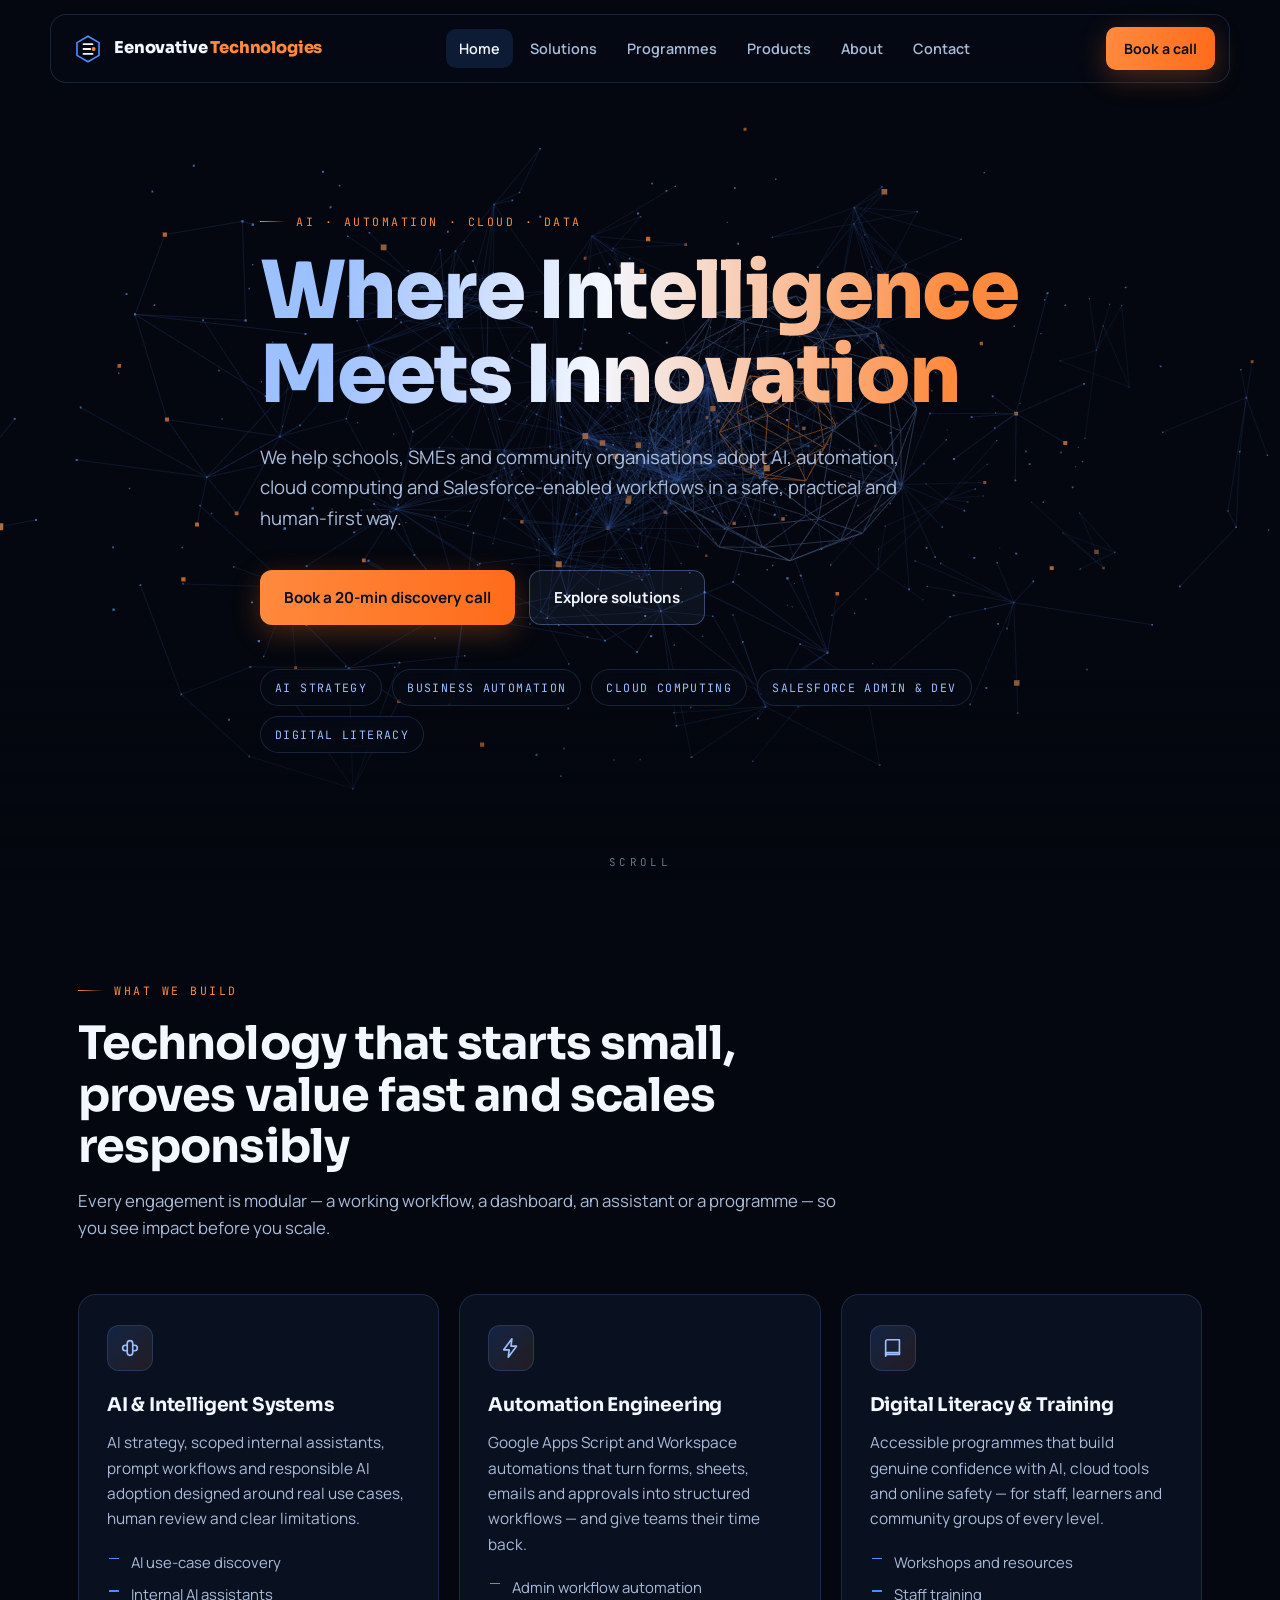
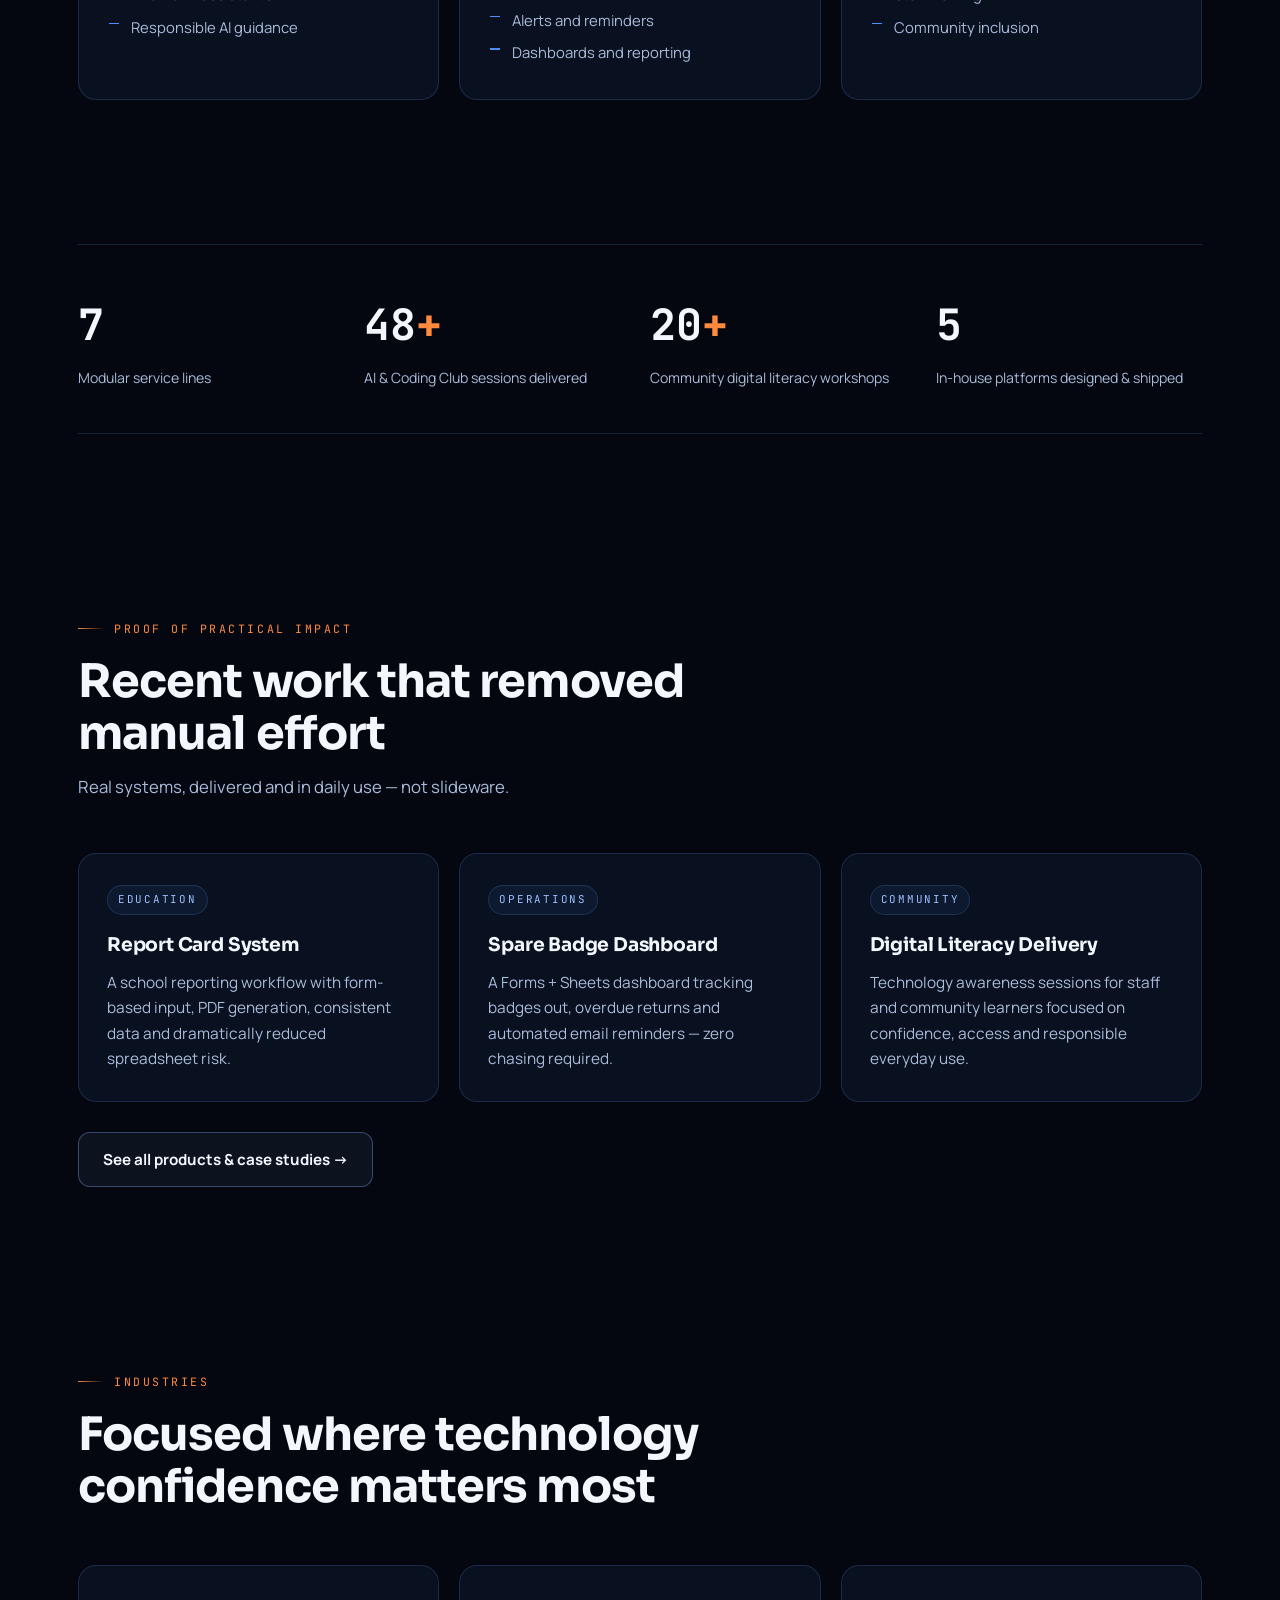
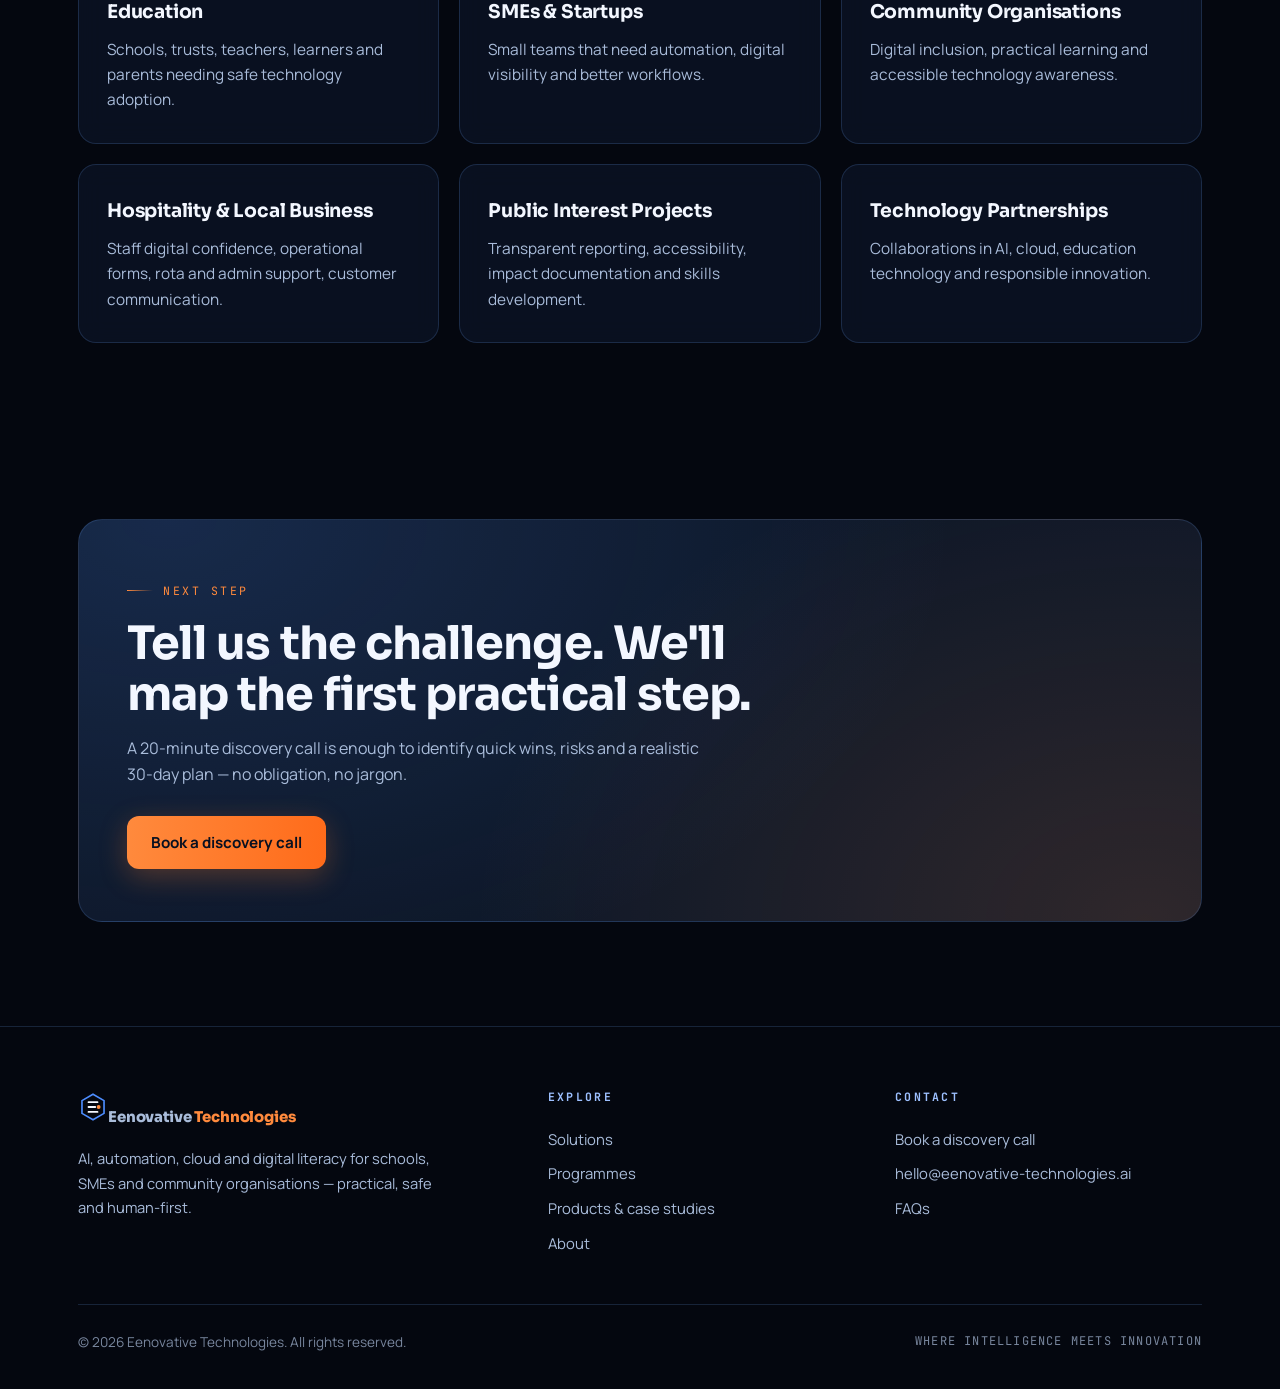
<file: index.html>
<!DOCTYPE html>
<html lang="en">
<head>
<meta charset="UTF-8">
<meta name="viewport" content="width=device-width, initial-scale=1.0">
<title>Eenovative Technologies — AI, Automation, Cloud & Digital Literacy</title>
<meta name="description" content="Eenovative Technologies helps schools, SMEs and community organisations adopt AI, automation, cloud computing and Salesforce-enabled workflows — safely, practically and human-first.">
<link rel="canonical" href="https://eenovative-technologies.ai/">
<meta property="og:type" content="website">
<meta property="og:title" content="Eenovative Technologies — AI, Automation, Cloud & Digital Literacy">
<meta property="og:description" content="Eenovative Technologies helps schools, SMEs and community organisations adopt AI, automation, cloud computing and Salesforce-enabled workflows — safely, practically and human-first.">
<meta property="og:url" content="https://eenovative-technologies.ai/">
<meta property="og:site_name" content="Eenovative Technologies">
<meta name="twitter:card" content="summary_large_image">
<meta name="theme-color" content="#04070f">
<link rel="icon" type="image/svg+xml" href="assets/favicon.svg">
<link rel="preconnect" href="https://fonts.googleapis.com"><link rel="preconnect" href="https://fonts.gstatic.com" crossorigin><link href="https://fonts.googleapis.com/css2?family=Sora:wght@700;800&family=Manrope:wght@400;500;600;700&family=JetBrains+Mono:wght@400;700&display=swap" rel="stylesheet">
<link rel="stylesheet" href="css/main.css">
<script src="js/three.min.js" defer></script><script src="js/field.js" defer></script>
</head>
<body>
<header class="nav-wrap">
  <nav class="nav" aria-label="Main">
    <a class="brand" href="index.html"><svg viewBox="0 0 40 40" fill="none" aria-hidden="true"><path d="M20 3 34.7 11.5v17L20 37 5.3 28.5v-17L20 3Z" stroke="#4d8dff" stroke-width="2.2"/><path d="M14 13.5h12M14 20h9M14 26.5h12" stroke="#f3f7ff" stroke-width="2.4" stroke-linecap="round"/><circle cx="27.5" cy="20" r="2.6" fill="#ff8a3d"/></svg><span>Eenovative<em>&nbsp;Technologies</em></span></a>
    <div class="nav-links"><a href="index.html">Home</a><a href="solutions.html">Solutions</a><a href="programmes.html">Programmes</a><a href="products.html">Products</a><a href="about.html">About</a><a href="contact.html">Contact</a></div>
    <div class="nav-cta">
      <a class="btn small" href="contact.html">Book a call</a>
      <button class="menu-btn" id="menuBtn" aria-label="Toggle menu" aria-expanded="false"><span></span><span></span><span></span></button>
    </div>
  </nav>
  <div class="mobile-menu" id="mobileMenu"><a href="index.html">Home</a><a href="solutions.html">Solutions</a><a href="programmes.html">Programmes</a><a href="products.html">Products</a><a href="about.html">About</a><a href="contact.html">Contact</a></div>
</header>
<main>
  <section class="hero">
    <div id="field" aria-hidden="true"></div>
    <div class="hero-fade" aria-hidden="true"></div>
    <div class="container">
      <div class="hero-content">
        <div class="eyebrow">AI · Automation · Cloud · Data</div>
        <h1 class="grad-text">Where Intelligence Meets Innovation</h1>
        <p class="lead">We help schools, SMEs and community organisations adopt AI, automation, cloud computing and Salesforce-enabled workflows in a safe, practical and human-first way.</p>
        <div class="hero-actions">
          <a class="btn" href="contact.html">Book a 20-min discovery call</a>
          <a class="btn ghost" href="solutions.html">Explore solutions</a>
        </div>
        <div class="hero-tags">
          <span>AI Strategy</span><span>Business Automation</span><span>Cloud Computing</span><span>Salesforce Admin &amp; Dev</span><span>Digital Literacy</span>
        </div>
      </div>
    </div>
    <div class="scroll-hint">Scroll</div>
  </section>

  <section class="tight">
    <div class="container">
      <div class="section-head reveal">
        <div class="eyebrow">What we build</div>
        <h2>Technology that starts small, proves value fast and scales responsibly</h2>
        <p>Every engagement is modular — a working workflow, a dashboard, an assistant or a programme — so you see impact before you scale.</p>
      </div>
      <div class="grid c3">
        <div class="card reveal"><div class="icon-chip"><svg viewBox="0 0 24 24" fill="none" stroke-width="1.8" stroke-linecap="round" stroke-linejoin="round"><path d="M12 4a3 3 0 0 0-3 3v10a3 3 0 0 0 6 0V7a3 3 0 0 0-3-3z"/><path d="M9 9H7a3 3 0 0 0 0 6h2M15 9h2a3 3 0 0 1 0 6h-2"/></svg></div><h3>AI &amp; Intelligent Systems</h3><p>AI strategy, scoped internal assistants, prompt workflows and responsible AI adoption designed around real use cases, human review and clear limitations.</p><ul><li>AI use-case discovery</li><li>Internal AI assistants</li><li>Responsible AI guidance</li></ul></div>
        <div class="card reveal d1"><div class="icon-chip"><svg viewBox="0 0 24 24" fill="none" stroke-width="1.8" stroke-linecap="round" stroke-linejoin="round"><path d="M13 2 4 14h6l-1 8 9-12h-6l1-8z"/></svg></div><h3>Automation Engineering</h3><p>Google Apps Script and Workspace automations that turn forms, sheets, emails and approvals into structured workflows — and give teams their time back.</p><ul><li>Admin workflow automation</li><li>Alerts and reminders</li><li>Dashboards and reporting</li></ul></div>
        <div class="card reveal d2"><div class="icon-chip"><svg viewBox="0 0 24 24" fill="none" stroke-width="1.8" stroke-linecap="round" stroke-linejoin="round"><path d="M4 5a2 2 0 0 1 2-2h13v16H6a2 2 0 0 0-2 2V5z"/><path d="M4 19a2 2 0 0 1 2-2h13"/></svg></div><h3>Digital Literacy &amp; Training</h3><p>Accessible programmes that build genuine confidence with AI, cloud tools and online safety — for staff, learners and community groups of every level.</p><ul><li>Workshops and resources</li><li>Staff training</li><li>Community inclusion</li></ul></div>
      </div>
    </div>
  </section>

  <section class="tight">
    <div class="container">
      <div class="stat-strip reveal">
        <div class="stat"><div class="num" data-count="7" data-suffix="">7<b></b></div><div class="label">Modular service lines</div></div>
        <div class="stat"><div class="num" data-count="48" data-suffix="+">48<b>+</b></div><div class="label">AI &amp; Coding Club sessions delivered</div></div>
        <div class="stat"><div class="num" data-count="20" data-suffix="+">20<b>+</b></div><div class="label">Community digital literacy workshops</div></div>
        <div class="stat"><div class="num" data-count="5" data-suffix="">5<b></b></div><div class="label">In-house platforms designed &amp; shipped</div></div>
      </div>
    </div>
  </section>

  <section>
    <div class="container">
      <div class="section-head reveal">
        <div class="eyebrow">Proof of practical impact</div>
        <h2>Recent work that removed manual effort</h2>
        <p>Real systems, delivered and in daily use — not slideware.</p>
      </div>
      <div class="grid c3">
        <div class="card reveal"><span class="tag">Education</span><h3>Report Card System</h3><p>A school reporting workflow with form-based input, PDF generation, consistent data and dramatically reduced spreadsheet risk.</p></div>
        <div class="card reveal d1"><span class="tag">Operations</span><h3>Spare Badge Dashboard</h3><p>A Forms + Sheets dashboard tracking badges out, overdue returns and automated email reminders — zero chasing required.</p></div>
        <div class="card reveal d2"><span class="tag">Community</span><h3>Digital Literacy Delivery</h3><p>Technology awareness sessions for staff and community learners focused on confidence, access and responsible everyday use.</p></div>
      </div>
      <div style="margin-top:30px" class="reveal"><a class="btn ghost" href="products.html">See all products &amp; case studies →</a></div>
    </div>
  </section>

  <section class="tight">
    <div class="container">
      <div class="section-head reveal">
        <div class="eyebrow">Industries</div>
        <h2>Focused where technology confidence matters most</h2>
      </div>
      <div class="grid c3">
        <div class="card reveal"><h3>Education</h3><p>Schools, trusts, teachers, learners and parents needing safe technology adoption.</p></div>
        <div class="card reveal"><h3>SMEs &amp; Startups</h3><p>Small teams that need automation, digital visibility and better workflows.</p></div>
        <div class="card reveal d1"><h3>Community Organisations</h3><p>Digital inclusion, practical learning and accessible technology awareness.</p></div>
        <div class="card reveal d1"><h3>Hospitality &amp; Local Business</h3><p>Staff digital confidence, operational forms, rota and admin support, customer communication.</p></div>
        <div class="card reveal d2"><h3>Public Interest Projects</h3><p>Transparent reporting, accessibility, impact documentation and skills development.</p></div>
        <div class="card reveal d2"><h3>Technology Partnerships</h3><p>Collaborations in AI, cloud, education technology and responsible innovation.</p></div>
      </div>
    </div>
  </section>

  <section>
    <div class="container">
      <div class="band reveal">
        <div class="eyebrow">Next step</div>
        <h2>Tell us the challenge. We'll map the first practical step.</h2>
        <p>A 20-minute discovery call is enough to identify quick wins, risks and a realistic 30-day plan — no obligation, no jargon.</p>
        <a class="btn" href="contact.html">Book a discovery call</a>
      </div>
    </div>
  </section>
</main>
<footer>
  <div class="container">
    <div class="foot-grid">
      <div>
        <a class="brand" href="index.html"><svg viewBox="0 0 40 40" fill="none" aria-hidden="true"><path d="M20 3 34.7 11.5v17L20 37 5.3 28.5v-17L20 3Z" stroke="#4d8dff" stroke-width="2.2"/><path d="M14 13.5h12M14 20h9M14 26.5h12" stroke="#f3f7ff" stroke-width="2.4" stroke-linecap="round"/><circle cx="27.5" cy="20" r="2.6" fill="#ff8a3d"/></svg><span>Eenovative<em>&nbsp;Technologies</em></span></a>
        <p>AI, automation, cloud and digital literacy for schools, SMEs and community organisations — practical, safe and human-first.</p>
      </div>
      <div>
        <h4>Explore</h4>
        <a href="solutions.html">Solutions</a>
        <a href="programmes.html">Programmes</a>
        <a href="products.html">Products &amp; case studies</a>
        <a href="about.html">About</a>
      </div>
      <div>
        <h4>Contact</h4>
        <a href="contact.html">Book a discovery call</a>
        <a href="mailto:hello@eenovative-technologies.ai">hello@eenovative-technologies.ai</a>
        <a href="contact.html#faq">FAQs</a>
      </div>
    </div>
    <div class="foot-base">
      <div>© <span id="year"></span> Eenovative Technologies. All rights reserved.</div>
      <div class="mono">WHERE INTELLIGENCE MEETS INNOVATION</div>
    </div>
  </div>
</footer>
<script src="js/site.js"></script>
</body>
</html>
</file>
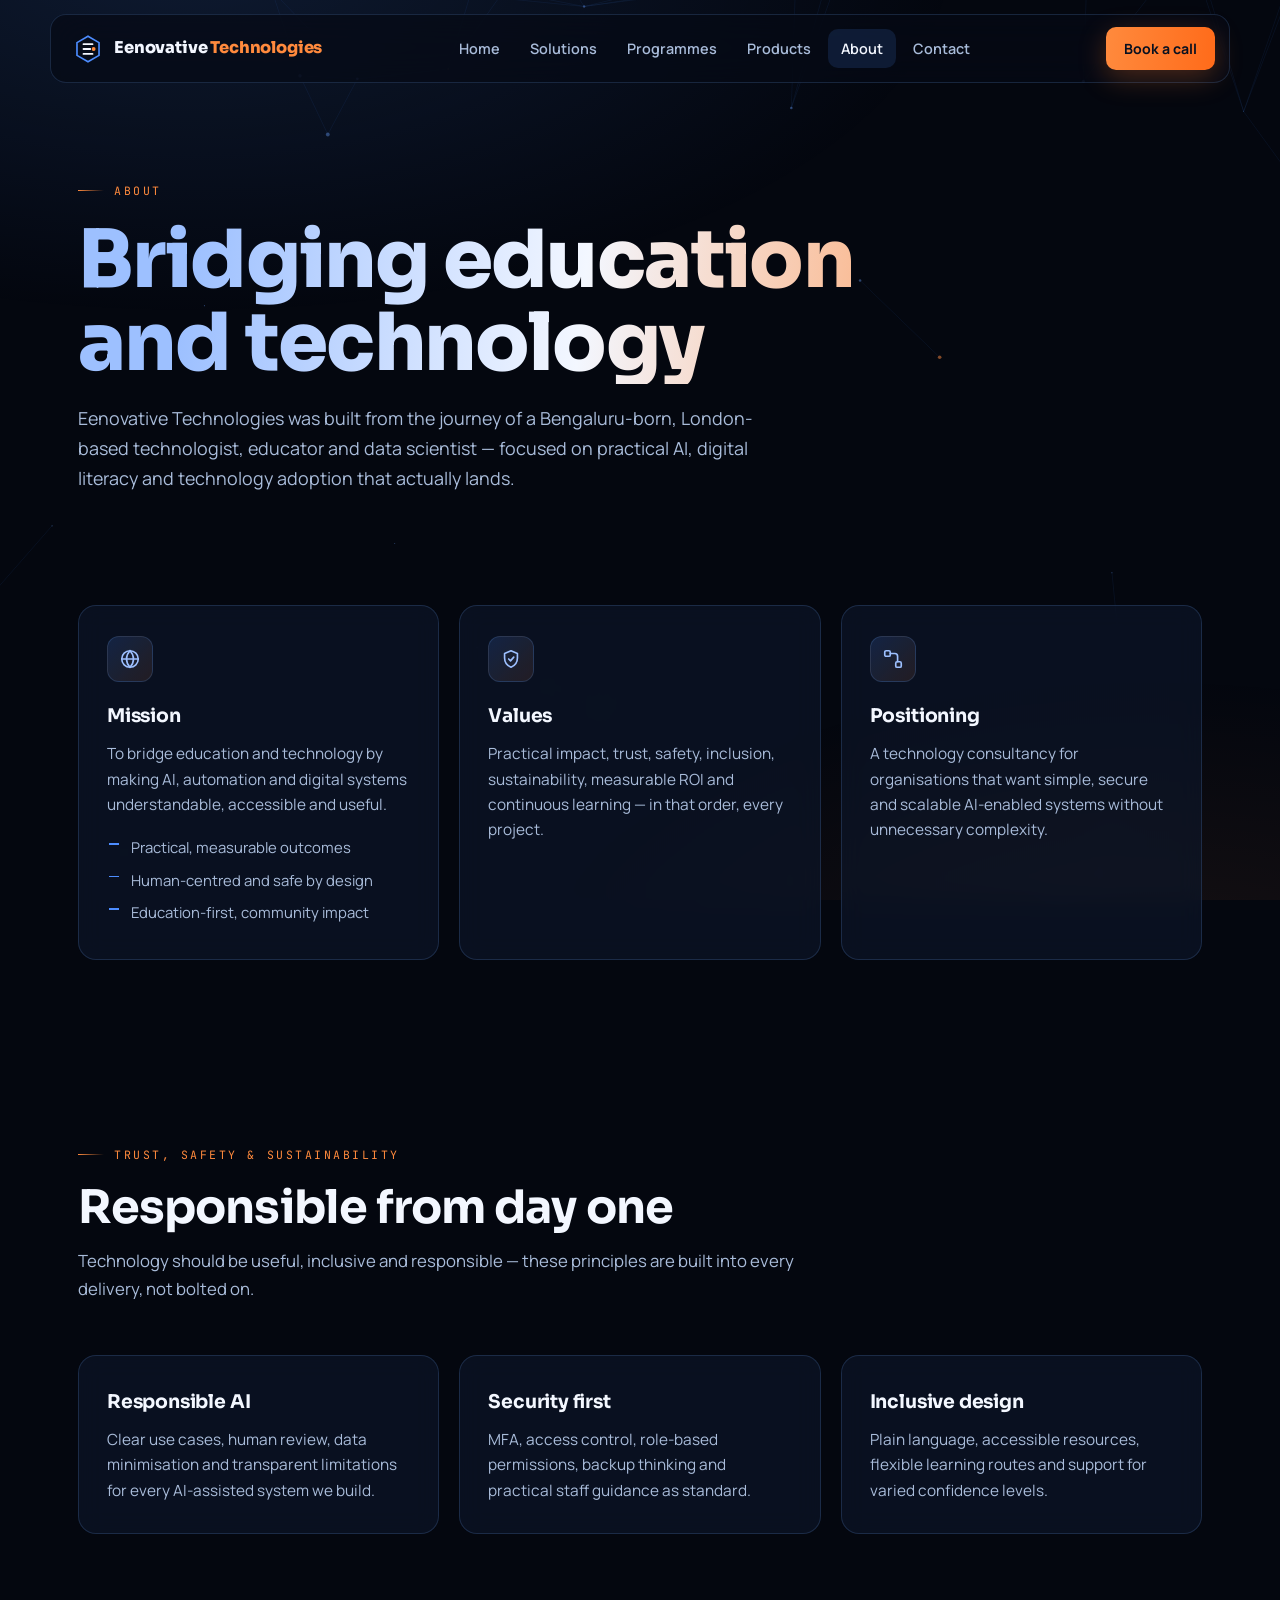
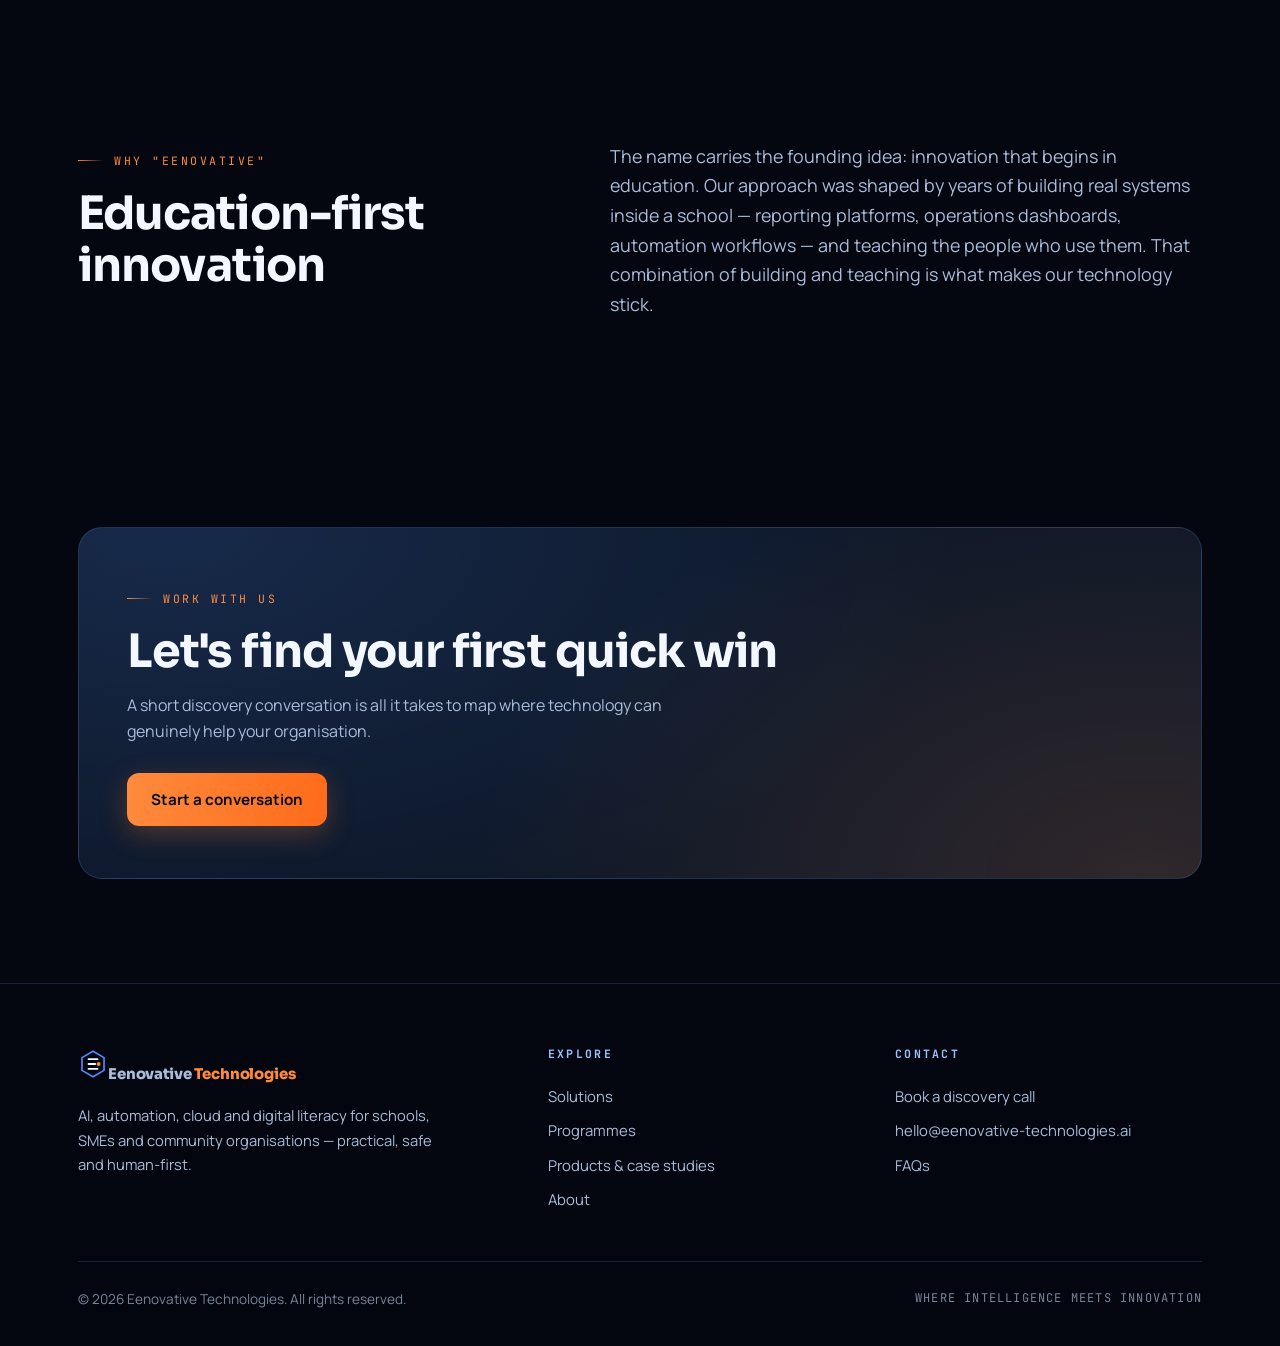
<file: about.html>
<!DOCTYPE html>
<html lang="en">
<head>
<meta charset="UTF-8">
<meta name="viewport" content="width=device-width, initial-scale=1.0">
<title>About — Eenovative Technologies</title>
<meta name="description" content="A technology consultancy bridging education and technology — making AI, automation and digital systems understandable, accessible and useful.">
<link rel="canonical" href="https://eenovative-technologies.ai/about.html">
<meta property="og:type" content="website">
<meta property="og:title" content="About — Eenovative Technologies">
<meta property="og:description" content="A technology consultancy bridging education and technology — making AI, automation and digital systems understandable, accessible and useful.">
<meta property="og:url" content="https://eenovative-technologies.ai/about.html">
<meta property="og:site_name" content="Eenovative Technologies">
<meta name="twitter:card" content="summary_large_image">
<meta name="theme-color" content="#04070f">
<link rel="icon" type="image/svg+xml" href="assets/favicon.svg">
<link rel="preconnect" href="https://fonts.googleapis.com"><link rel="preconnect" href="https://fonts.gstatic.com" crossorigin><link href="https://fonts.googleapis.com/css2?family=Sora:wght@700;800&family=Manrope:wght@400;500;600;700&family=JetBrains+Mono:wght@400;700&display=swap" rel="stylesheet">
<link rel="stylesheet" href="css/main.css">

</head>
<body><canvas id="ambient" aria-hidden="true"></canvas><div class="page-glow" aria-hidden="true"></div>
<header class="nav-wrap">
  <nav class="nav" aria-label="Main">
    <a class="brand" href="index.html"><svg viewBox="0 0 40 40" fill="none" aria-hidden="true"><path d="M20 3 34.7 11.5v17L20 37 5.3 28.5v-17L20 3Z" stroke="#4d8dff" stroke-width="2.2"/><path d="M14 13.5h12M14 20h9M14 26.5h12" stroke="#f3f7ff" stroke-width="2.4" stroke-linecap="round"/><circle cx="27.5" cy="20" r="2.6" fill="#ff8a3d"/></svg><span>Eenovative<em>&nbsp;Technologies</em></span></a>
    <div class="nav-links"><a href="index.html">Home</a><a href="solutions.html">Solutions</a><a href="programmes.html">Programmes</a><a href="products.html">Products</a><a href="about.html">About</a><a href="contact.html">Contact</a></div>
    <div class="nav-cta">
      <a class="btn small" href="contact.html">Book a call</a>
      <button class="menu-btn" id="menuBtn" aria-label="Toggle menu" aria-expanded="false"><span></span><span></span><span></span></button>
    </div>
  </nav>
  <div class="mobile-menu" id="mobileMenu"><a href="index.html">Home</a><a href="solutions.html">Solutions</a><a href="programmes.html">Programmes</a><a href="products.html">Products</a><a href="about.html">About</a><a href="contact.html">Contact</a></div>
</header>
<main>
  <section class="subhero">
    <div class="container">
      <div class="eyebrow">About</div>
      <h1 class="grad-text">Bridging education<br>and technology</h1>
      <p class="lead">Eenovative Technologies was built from the journey of a Bengaluru-born, London-based technologist, educator and data scientist — focused on practical AI, digital literacy and technology adoption that actually lands.</p>
    </div>
  </section>

  <section class="tight">
    <div class="container">
      <div class="grid c3">
        <div class="card reveal"><div class="icon-chip"><svg viewBox="0 0 24 24" fill="none" stroke-width="1.8" stroke-linecap="round"><circle cx="12" cy="12" r="9"/><path d="M3 12h18M12 3c2.5 2.6 3.8 5.7 3.8 9S14.5 18.4 12 21c-2.5-2.6-3.8-5.7-3.8-9S9.5 5.6 12 3z"/></svg></div><h3>Mission</h3><p>To bridge education and technology by making AI, automation and digital systems understandable, accessible and useful.</p><ul><li>Practical, measurable outcomes</li><li>Human-centred and safe by design</li><li>Education-first, community impact</li></ul></div>
        <div class="card reveal d1"><div class="icon-chip"><svg viewBox="0 0 24 24" fill="none" stroke-width="1.8" stroke-linecap="round" stroke-linejoin="round"><path d="M12 3 5 6v5c0 4.6 3 8.4 7 10 4-1.6 7-5.4 7-10V6l-7-3z"/><path d="m9.5 12 2 2 3.5-4"/></svg></div><h3>Values</h3><p>Practical impact, trust, safety, inclusion, sustainability, measurable ROI and continuous learning — in that order, every project.</p></div>
        <div class="card reveal d2"><div class="icon-chip"><svg viewBox="0 0 24 24" fill="none" stroke-width="1.8" stroke-linecap="round" stroke-linejoin="round"><rect x="3" y="3" width="6" height="6" rx="1.5"/><rect x="15" y="15" width="6" height="6" rx="1.5"/><path d="M9 6h5a3 3 0 0 1 3 3v6"/></svg></div><h3>Positioning</h3><p>A technology consultancy for organisations that want simple, secure and scalable AI-enabled systems without unnecessary complexity.</p></div>
      </div>
    </div>
  </section>

  <section>
    <div class="container">
      <div class="section-head reveal">
        <div class="eyebrow">Trust, safety &amp; sustainability</div>
        <h2>Responsible from day one</h2>
        <p>Technology should be useful, inclusive and responsible — these principles are built into every delivery, not bolted on.</p>
      </div>
      <div class="grid c3">
        <div class="card reveal"><h3>Responsible AI</h3><p>Clear use cases, human review, data minimisation and transparent limitations for every AI-assisted system we build.</p></div>
        <div class="card reveal d1"><h3>Security first</h3><p>MFA, access control, role-based permissions, backup thinking and practical staff guidance as standard.</p></div>
        <div class="card reveal d2"><h3>Inclusive design</h3><p>Plain language, accessible resources, flexible learning routes and support for varied confidence levels.</p></div>
      </div>
    </div>
  </section>

  <section>
    <div class="container">
      <div class="two-col">
        <div class="reveal">
          <div class="eyebrow">Why "Eenovative"</div>
          <h2>Education-first innovation</h2>
        </div>
        <div class="reveal d1">
          <p class="lead">The name carries the founding idea: innovation that begins in education. Our approach was shaped by years of building real systems inside a school — reporting platforms, operations dashboards, automation workflows — and teaching the people who use them. That combination of building and teaching is what makes our technology stick.</p>
        </div>
      </div>
    </div>
  </section>

  <section>
    <div class="container">
      <div class="band reveal">
        <div class="eyebrow">Work with us</div>
        <h2>Let's find your first quick win</h2>
        <p>A short discovery conversation is all it takes to map where technology can genuinely help your organisation.</p>
        <a class="btn" href="contact.html">Start a conversation</a>
      </div>
    </div>
  </section>
</main>
<footer>
  <div class="container">
    <div class="foot-grid">
      <div>
        <a class="brand" href="index.html"><svg viewBox="0 0 40 40" fill="none" aria-hidden="true"><path d="M20 3 34.7 11.5v17L20 37 5.3 28.5v-17L20 3Z" stroke="#4d8dff" stroke-width="2.2"/><path d="M14 13.5h12M14 20h9M14 26.5h12" stroke="#f3f7ff" stroke-width="2.4" stroke-linecap="round"/><circle cx="27.5" cy="20" r="2.6" fill="#ff8a3d"/></svg><span>Eenovative<em>&nbsp;Technologies</em></span></a>
        <p>AI, automation, cloud and digital literacy for schools, SMEs and community organisations — practical, safe and human-first.</p>
      </div>
      <div>
        <h4>Explore</h4>
        <a href="solutions.html">Solutions</a>
        <a href="programmes.html">Programmes</a>
        <a href="products.html">Products &amp; case studies</a>
        <a href="about.html">About</a>
      </div>
      <div>
        <h4>Contact</h4>
        <a href="contact.html">Book a discovery call</a>
        <a href="mailto:hello@eenovative-technologies.ai">hello@eenovative-technologies.ai</a>
        <a href="contact.html#faq">FAQs</a>
      </div>
    </div>
    <div class="foot-base">
      <div>© <span id="year"></span> Eenovative Technologies. All rights reserved.</div>
      <div class="mono">WHERE INTELLIGENCE MEETS INNOVATION</div>
    </div>
  </div>
</footer>
<script src="js/site.js"></script>
</body>
</html>
</file>
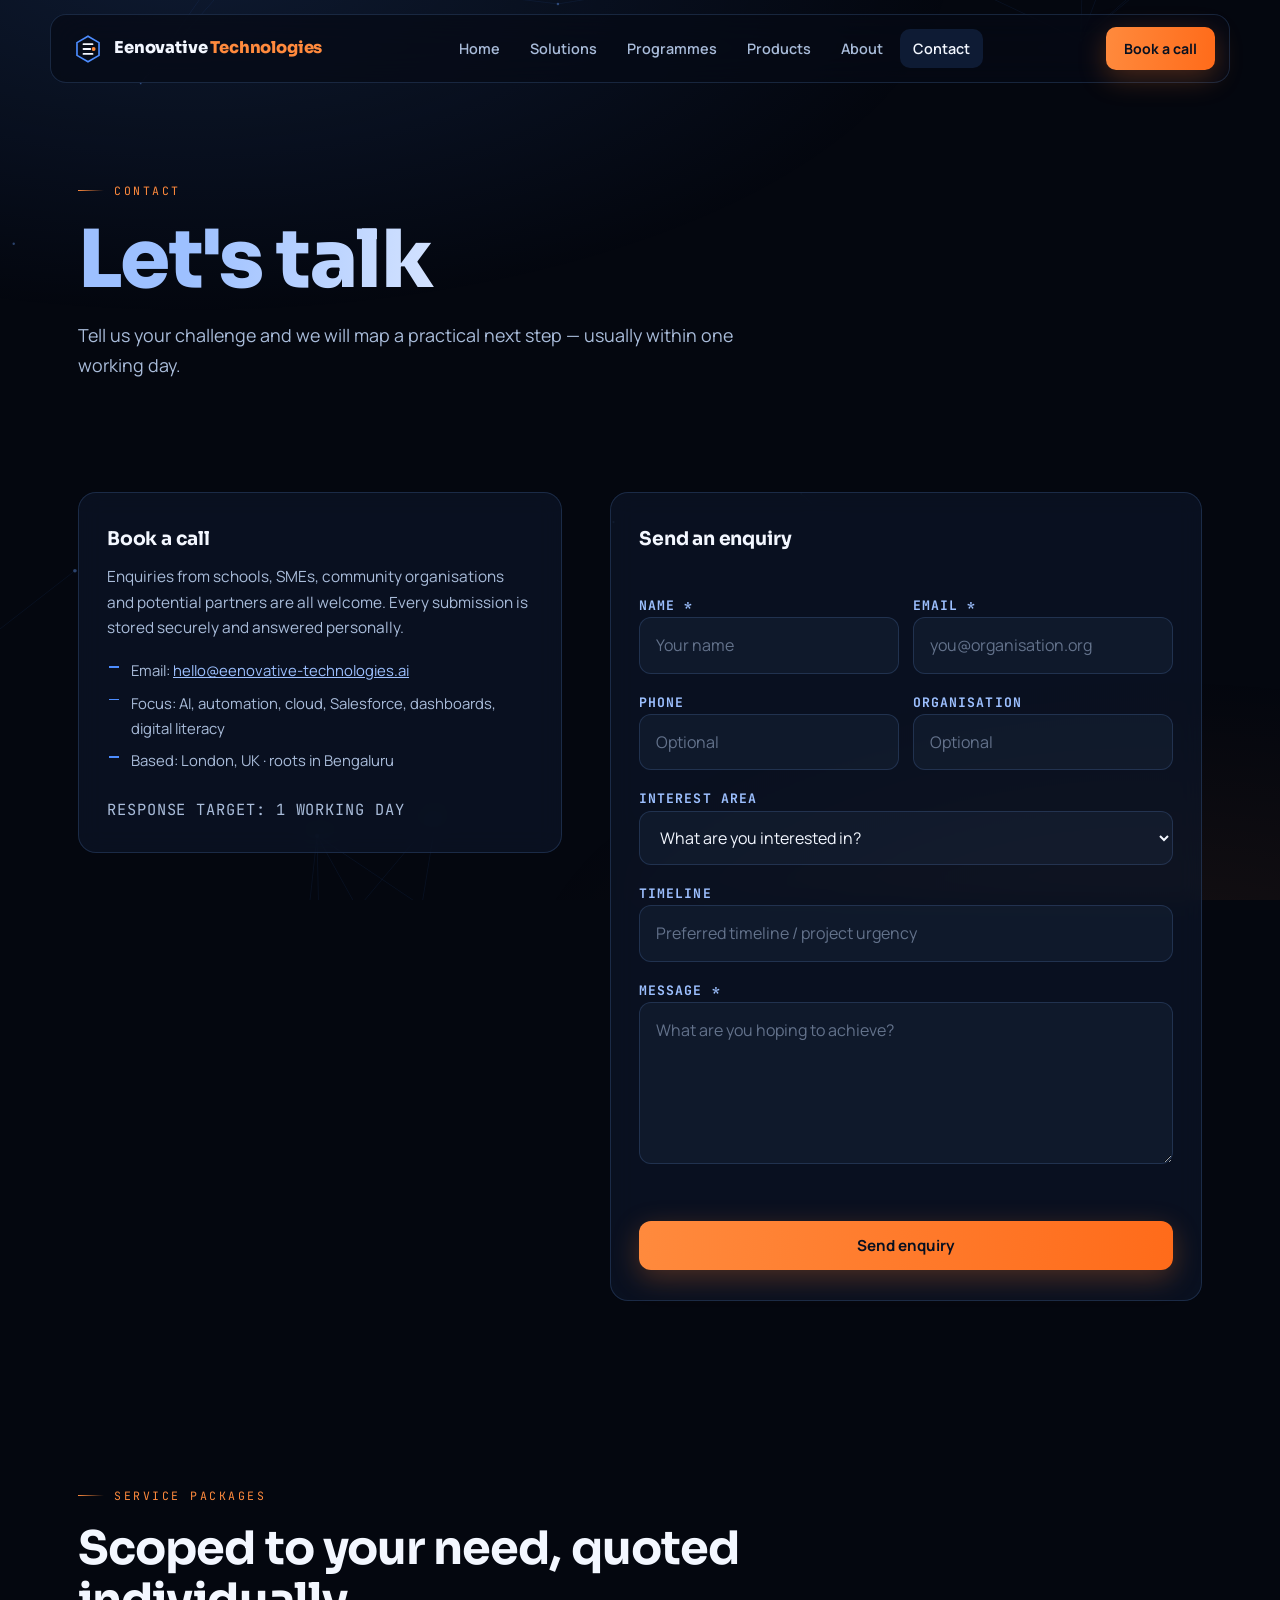
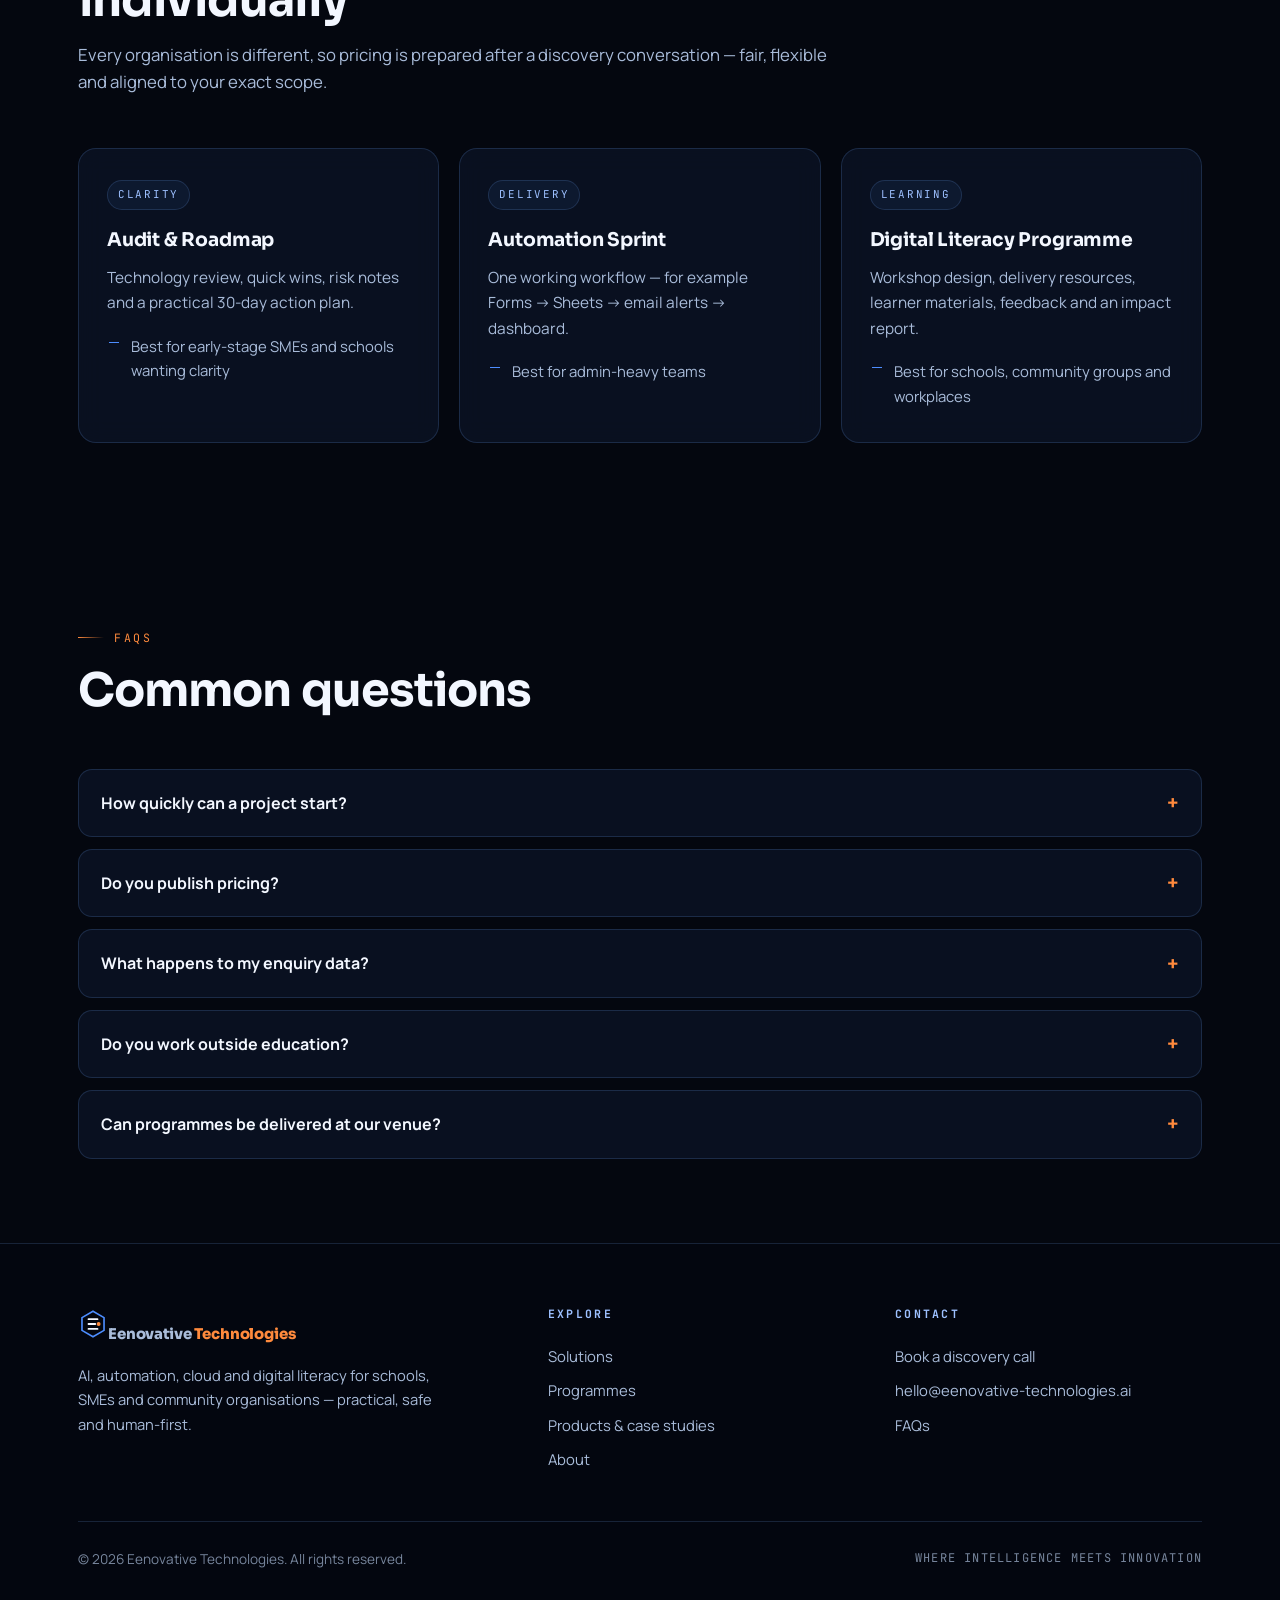
<file: contact.html>
<!DOCTYPE html>
<html lang="en">
<head>
<meta charset="UTF-8">
<meta name="viewport" content="width=device-width, initial-scale=1.0">
<title>Contact — Eenovative Technologies</title>
<meta name="description" content="Book a discovery call or send an enquiry. AI consultancy, automation, cloud, Salesforce, dashboards and digital literacy programmes — tailored quotes for every scope.">
<link rel="canonical" href="https://eenovative-technologies.ai/contact.html">
<meta property="og:type" content="website">
<meta property="og:title" content="Contact — Eenovative Technologies">
<meta property="og:description" content="Book a discovery call or send an enquiry. AI consultancy, automation, cloud, Salesforce, dashboards and digital literacy programmes — tailored quotes for every scope.">
<meta property="og:url" content="https://eenovative-technologies.ai/contact.html">
<meta property="og:site_name" content="Eenovative Technologies">
<meta name="twitter:card" content="summary_large_image">
<meta name="theme-color" content="#04070f">
<link rel="icon" type="image/svg+xml" href="assets/favicon.svg">
<link rel="preconnect" href="https://fonts.googleapis.com"><link rel="preconnect" href="https://fonts.gstatic.com" crossorigin><link href="https://fonts.googleapis.com/css2?family=Sora:wght@700;800&family=Manrope:wght@400;500;600;700&family=JetBrains+Mono:wght@400;700&display=swap" rel="stylesheet">
<link rel="stylesheet" href="css/main.css">

</head>
<body><canvas id="ambient" aria-hidden="true"></canvas><div class="page-glow" aria-hidden="true"></div>
<header class="nav-wrap">
  <nav class="nav" aria-label="Main">
    <a class="brand" href="index.html"><svg viewBox="0 0 40 40" fill="none" aria-hidden="true"><path d="M20 3 34.7 11.5v17L20 37 5.3 28.5v-17L20 3Z" stroke="#4d8dff" stroke-width="2.2"/><path d="M14 13.5h12M14 20h9M14 26.5h12" stroke="#f3f7ff" stroke-width="2.4" stroke-linecap="round"/><circle cx="27.5" cy="20" r="2.6" fill="#ff8a3d"/></svg><span>Eenovative<em>&nbsp;Technologies</em></span></a>
    <div class="nav-links"><a href="index.html">Home</a><a href="solutions.html">Solutions</a><a href="programmes.html">Programmes</a><a href="products.html">Products</a><a href="about.html">About</a><a href="contact.html">Contact</a></div>
    <div class="nav-cta">
      <a class="btn small" href="contact.html">Book a call</a>
      <button class="menu-btn" id="menuBtn" aria-label="Toggle menu" aria-expanded="false"><span></span><span></span><span></span></button>
    </div>
  </nav>
  <div class="mobile-menu" id="mobileMenu"><a href="index.html">Home</a><a href="solutions.html">Solutions</a><a href="programmes.html">Programmes</a><a href="products.html">Products</a><a href="about.html">About</a><a href="contact.html">Contact</a></div>
</header>
<main>
  <section class="subhero">
    <div class="container">
      <div class="eyebrow">Contact</div>
      <h1 class="grad-text">Let's talk</h1>
      <p class="lead">Tell us your challenge and we will map a practical next step — usually within one working day.</p>
    </div>
  </section>

  <section class="tight">
    <div class="container">
      <div class="two-col">
        <div class="reveal">
          <div class="card">
            <h3>Book a call</h3>
            <p>Enquiries from schools, SMEs, community organisations and potential partners are all welcome. Every submission is stored securely and answered personally.</p>
            <ul>
              <li>Email: <a href="mailto:hello@eenovative-technologies.ai" style="color:var(--sky)">hello@eenovative-technologies.ai</a></li>
              <li>Focus: AI, automation, cloud, Salesforce, dashboards, digital literacy</li>
              <li>Based: London, UK · roots in Bengaluru</li>
            </ul>
            <p class="mono-note" style="margin-top:20px">RESPONSE TARGET: 1 WORKING DAY</p>
          </div>
        </div>
        <div class="reveal d1">
          <div class="card">
            <h3>Send an enquiry</h3>
            <br>
            <form id="contactForm">
              <div class="field-row">
                <div><label for="f-name">Name *</label><input id="f-name" name="name" required placeholder="Your name" autocomplete="name"></div>
                <div><label for="f-email">Email *</label><input id="f-email" name="email" type="email" required placeholder="you@organisation.org" autocomplete="email"></div>
              </div>
              <div class="field-row">
                <div><label for="f-phone">Phone</label><input id="f-phone" name="phone" type="tel" placeholder="Optional" autocomplete="tel"></div>
                <div><label for="f-org">Organisation</label><input id="f-org" name="organisation" placeholder="Optional" autocomplete="organization"></div>
              </div>
              <div><label for="f-interest">Interest area</label>
              <select id="f-interest" name="interest">
                <option value="">What are you interested in?</option>
                <option>AI Consultancy</option>
                <option>Automation / Apps Script</option>
                <option>Cloud Computing</option>
                <option>Salesforce Admin / Developer</option>
                <option>Dashboards / Data</option>
                <option>Digital Literacy Programme</option>
                <option>AI &amp; Coding Club</option>
                <option>Website / Portal</option>
                <option>Cybersecurity Baseline</option>
              </select></div>
              <div><label for="f-timeline">Timeline</label><input id="f-timeline" name="timeline" placeholder="Preferred timeline / project urgency"></div>
              <div><label for="f-message">Message *</label><textarea id="f-message" name="message" required rows="5" placeholder="What are you hoping to achieve?"></textarea></div>
              <p class="status" id="statusText" role="status" aria-live="polite"></p>
              <button class="btn" type="submit" id="submitBtn">Send enquiry</button>
            </form>
          </div>
        </div>
      </div>
    </div>
  </section>

  <section>
    <div class="container">
      <div class="section-head reveal">
        <div class="eyebrow">Service packages</div>
        <h2>Scoped to your need, quoted individually</h2>
        <p>Every organisation is different, so pricing is prepared after a discovery conversation — fair, flexible and aligned to your exact scope.</p>
      </div>
      <div class="grid c3">
        <div class="card reveal"><span class="tag">Clarity</span><h3>Audit &amp; Roadmap</h3><p>Technology review, quick wins, risk notes and a practical 30-day action plan.</p><ul><li>Best for early-stage SMEs and schools wanting clarity</li></ul></div>
        <div class="card reveal d1"><span class="tag">Delivery</span><h3>Automation Sprint</h3><p>One working workflow — for example Forms → Sheets → email alerts → dashboard.</p><ul><li>Best for admin-heavy teams</li></ul></div>
        <div class="card reveal d2"><span class="tag">Learning</span><h3>Digital Literacy Programme</h3><p>Workshop design, delivery resources, learner materials, feedback and an impact report.</p><ul><li>Best for schools, community groups and workplaces</li></ul></div>
      </div>
    </div>
  </section>

  <section id="faq" class="tight">
    <div class="container">
      <div class="section-head reveal">
        <div class="eyebrow">FAQs</div>
        <h2>Common questions</h2>
      </div>
      <div class="reveal">
        <details><summary>How quickly can a project start?</summary><p>Most engagements begin with a discovery call within a few days of your enquiry. Automation sprints and audits typically start within one to two weeks.</p></details>
        <details><summary>Do you publish pricing?</summary><p>No — prices are prepared individually after a discovery conversation. This keeps the offer fair, flexible and aligned to each client's exact requirements, scope and timeline.</p></details>
        <details><summary>What happens to my enquiry data?</summary><p>Form submissions are stored securely in our lead management system, used only to respond to your enquiry, and never shared with third parties.</p></details>
        <details><summary>Do you work outside education?</summary><p>Yes. Alongside schools and trusts we support SMEs, startups, hospitality teams, community organisations and public interest projects.</p></details>
        <details><summary>Can programmes be delivered at our venue?</summary><p>Yes — digital literacy sessions and AI &amp; Coding Club programmes are designed for delivery in schools, workplaces and community venues, with resources adapted to your setting.</p></details>
      </div>
    </div>
  </section>
</main>
<footer>
  <div class="container">
    <div class="foot-grid">
      <div>
        <a class="brand" href="index.html"><svg viewBox="0 0 40 40" fill="none" aria-hidden="true"><path d="M20 3 34.7 11.5v17L20 37 5.3 28.5v-17L20 3Z" stroke="#4d8dff" stroke-width="2.2"/><path d="M14 13.5h12M14 20h9M14 26.5h12" stroke="#f3f7ff" stroke-width="2.4" stroke-linecap="round"/><circle cx="27.5" cy="20" r="2.6" fill="#ff8a3d"/></svg><span>Eenovative<em>&nbsp;Technologies</em></span></a>
        <p>AI, automation, cloud and digital literacy for schools, SMEs and community organisations — practical, safe and human-first.</p>
      </div>
      <div>
        <h4>Explore</h4>
        <a href="solutions.html">Solutions</a>
        <a href="programmes.html">Programmes</a>
        <a href="products.html">Products &amp; case studies</a>
        <a href="about.html">About</a>
      </div>
      <div>
        <h4>Contact</h4>
        <a href="contact.html">Book a discovery call</a>
        <a href="mailto:hello@eenovative-technologies.ai">hello@eenovative-technologies.ai</a>
        <a href="contact.html#faq">FAQs</a>
      </div>
    </div>
    <div class="foot-base">
      <div>© <span id="year"></span> Eenovative Technologies. All rights reserved.</div>
      <div class="mono">WHERE INTELLIGENCE MEETS INNOVATION</div>
    </div>
  </div>
</footer>
<script src="js/site.js"></script>
</body>
</html>
</file>
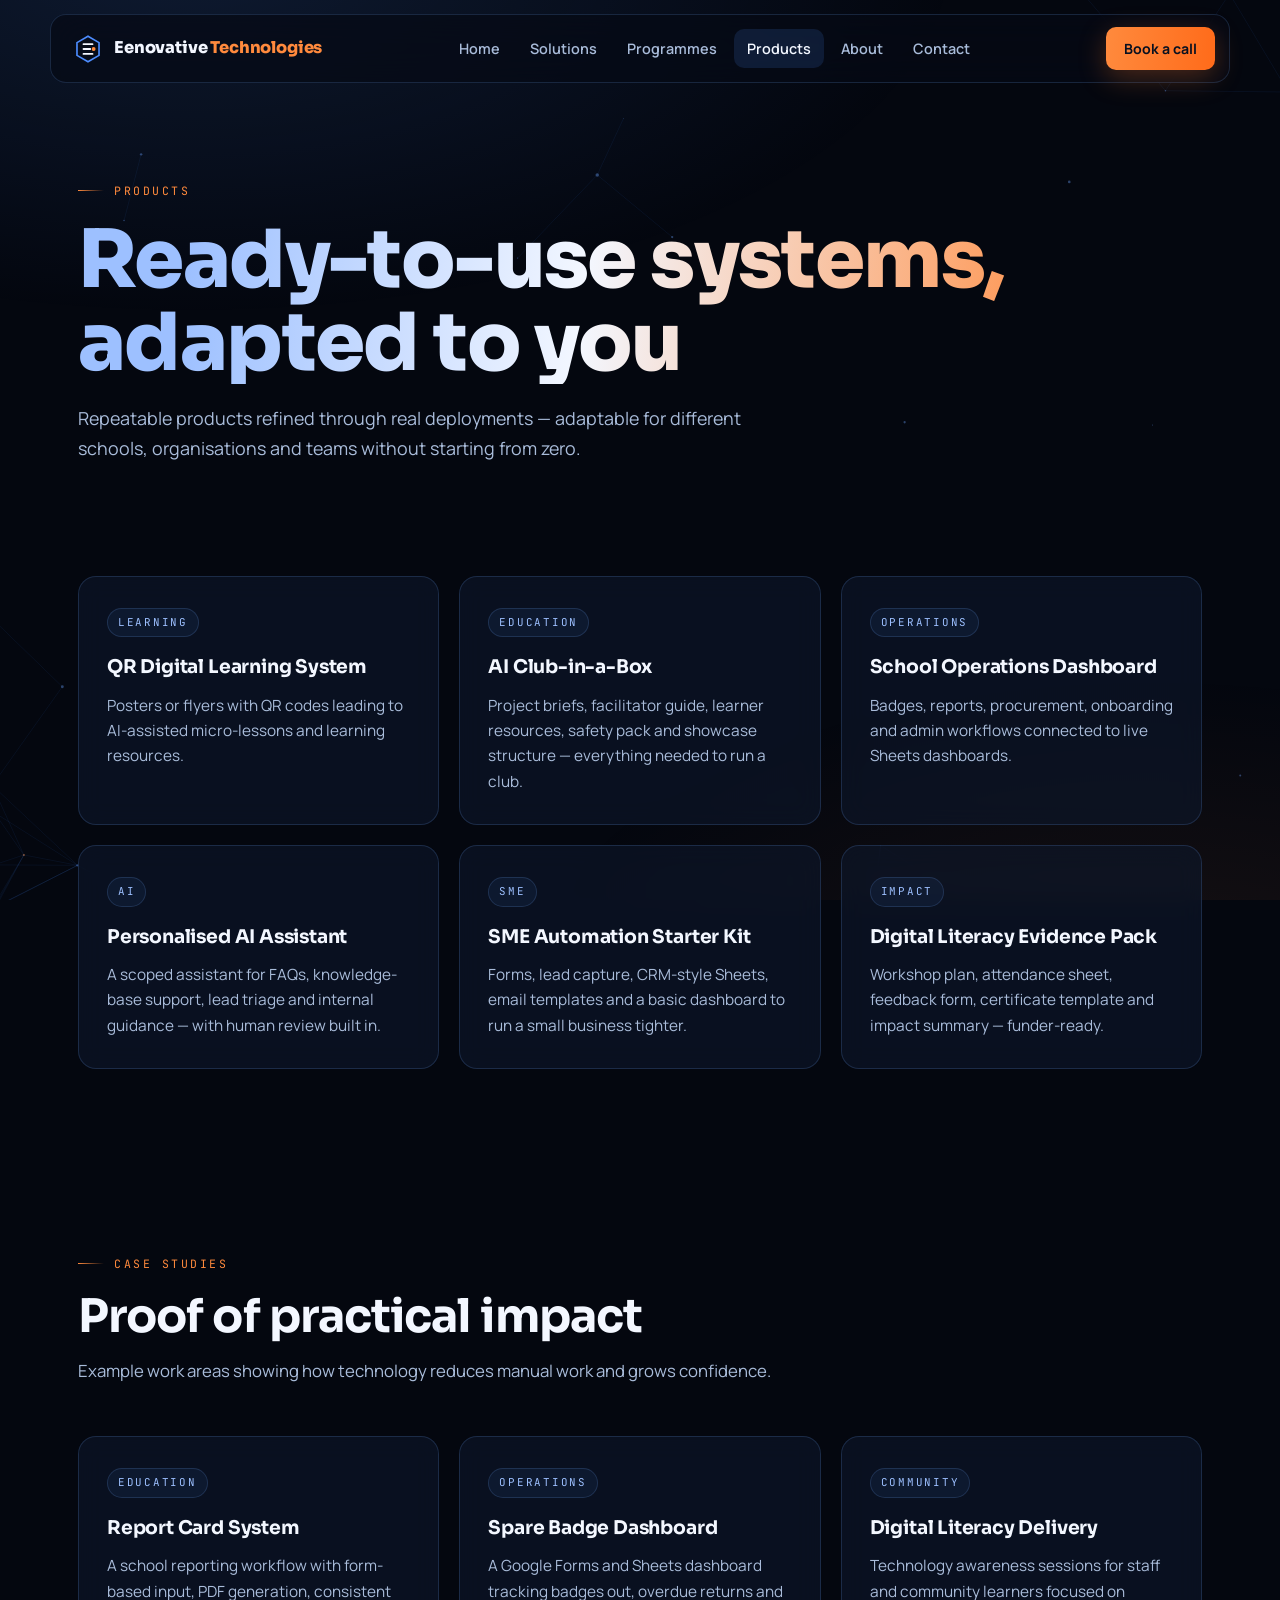
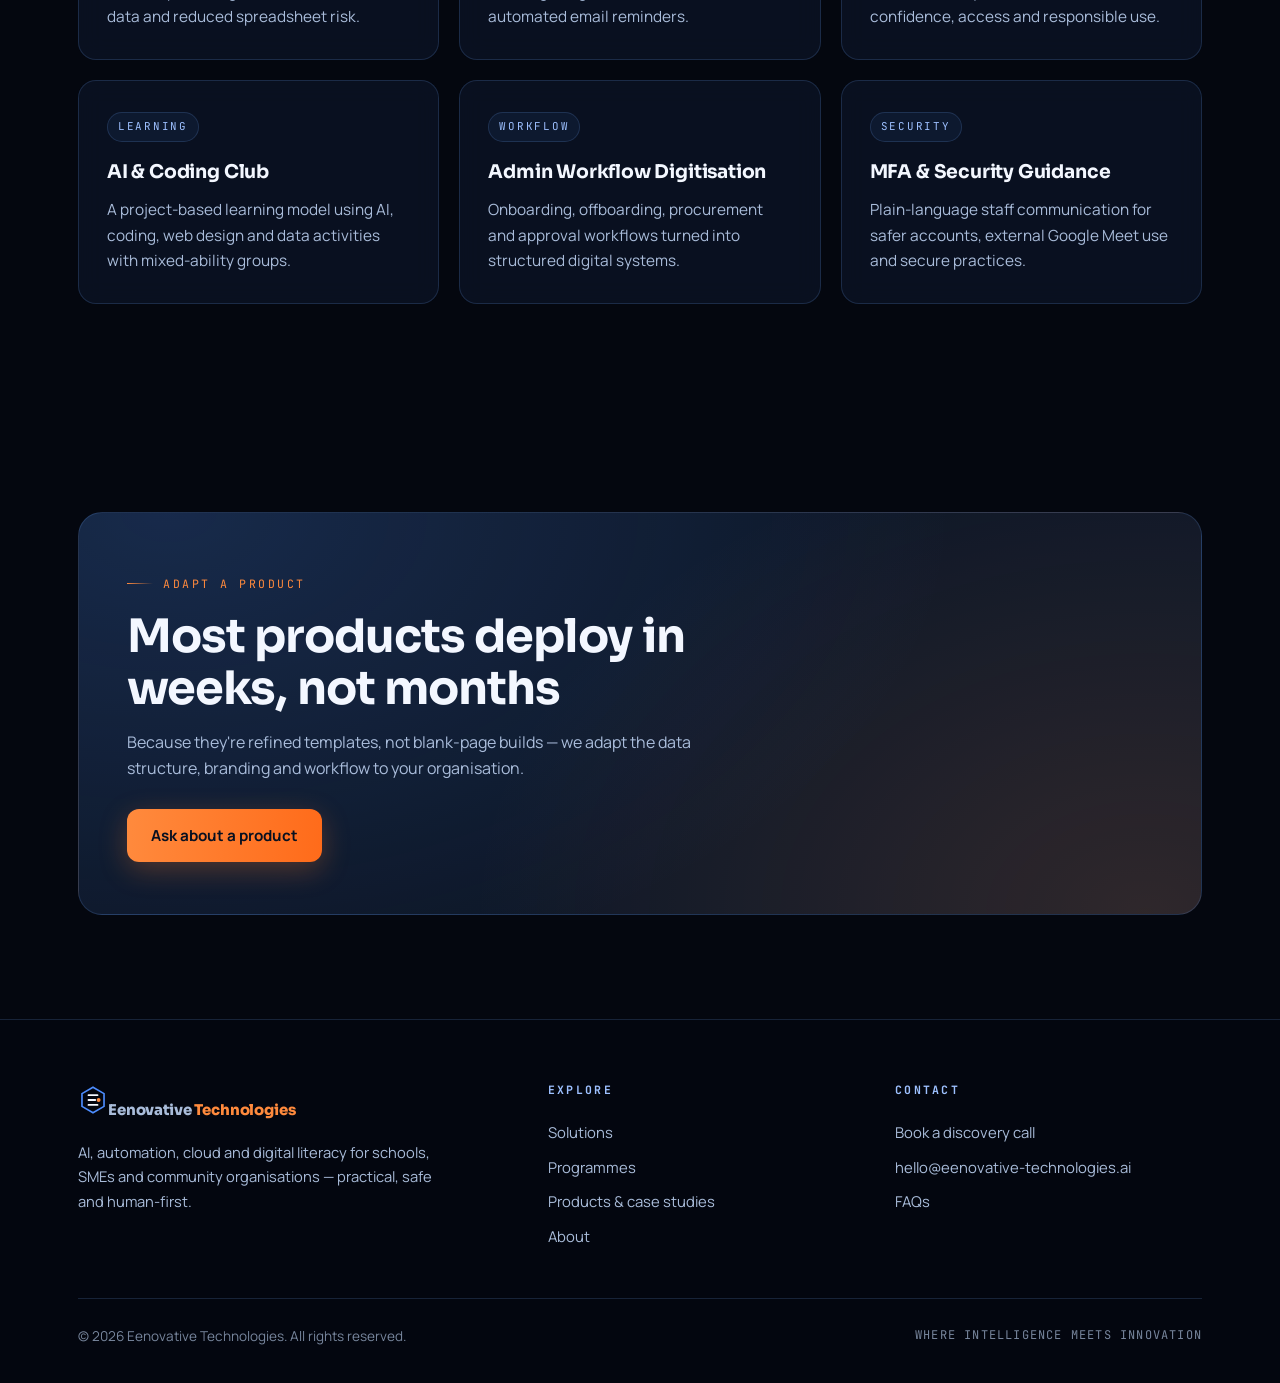
<file: products.html>
<!DOCTYPE html>
<html lang="en">
<head>
<meta charset="UTF-8">
<meta name="viewport" content="width=device-width, initial-scale=1.0">
<title>Products & Case Studies — Eenovative Technologies</title>
<meta name="description" content="Ready-to-use systems — QR learning, AI Club-in-a-Box, school operations dashboards, AI assistants and SME automation kits — plus real delivered case studies.">
<link rel="canonical" href="https://eenovative-technologies.ai/products.html">
<meta property="og:type" content="website">
<meta property="og:title" content="Products & Case Studies — Eenovative Technologies">
<meta property="og:description" content="Ready-to-use systems — QR learning, AI Club-in-a-Box, school operations dashboards, AI assistants and SME automation kits — plus real delivered case studies.">
<meta property="og:url" content="https://eenovative-technologies.ai/products.html">
<meta property="og:site_name" content="Eenovative Technologies">
<meta name="twitter:card" content="summary_large_image">
<meta name="theme-color" content="#04070f">
<link rel="icon" type="image/svg+xml" href="assets/favicon.svg">
<link rel="preconnect" href="https://fonts.googleapis.com"><link rel="preconnect" href="https://fonts.gstatic.com" crossorigin><link href="https://fonts.googleapis.com/css2?family=Sora:wght@700;800&family=Manrope:wght@400;500;600;700&family=JetBrains+Mono:wght@400;700&display=swap" rel="stylesheet">
<link rel="stylesheet" href="css/main.css">

</head>
<body><canvas id="ambient" aria-hidden="true"></canvas><div class="page-glow" aria-hidden="true"></div>
<header class="nav-wrap">
  <nav class="nav" aria-label="Main">
    <a class="brand" href="index.html"><svg viewBox="0 0 40 40" fill="none" aria-hidden="true"><path d="M20 3 34.7 11.5v17L20 37 5.3 28.5v-17L20 3Z" stroke="#4d8dff" stroke-width="2.2"/><path d="M14 13.5h12M14 20h9M14 26.5h12" stroke="#f3f7ff" stroke-width="2.4" stroke-linecap="round"/><circle cx="27.5" cy="20" r="2.6" fill="#ff8a3d"/></svg><span>Eenovative<em>&nbsp;Technologies</em></span></a>
    <div class="nav-links"><a href="index.html">Home</a><a href="solutions.html">Solutions</a><a href="programmes.html">Programmes</a><a href="products.html">Products</a><a href="about.html">About</a><a href="contact.html">Contact</a></div>
    <div class="nav-cta">
      <a class="btn small" href="contact.html">Book a call</a>
      <button class="menu-btn" id="menuBtn" aria-label="Toggle menu" aria-expanded="false"><span></span><span></span><span></span></button>
    </div>
  </nav>
  <div class="mobile-menu" id="mobileMenu"><a href="index.html">Home</a><a href="solutions.html">Solutions</a><a href="programmes.html">Programmes</a><a href="products.html">Products</a><a href="about.html">About</a><a href="contact.html">Contact</a></div>
</header>
<main>
  <section class="subhero">
    <div class="container">
      <div class="eyebrow">Products</div>
      <h1 class="grad-text">Ready-to-use systems,<br>adapted to you</h1>
      <p class="lead">Repeatable products refined through real deployments — adaptable for different schools, organisations and teams without starting from zero.</p>
    </div>
  </section>

  <section class="tight">
    <div class="container">
      <div class="grid c3">
        <div class="card reveal"><span class="tag">Learning</span><h3>QR Digital Learning System</h3><p>Posters or flyers with QR codes leading to AI-assisted micro-lessons and learning resources.</p></div>
        <div class="card reveal d1"><span class="tag">Education</span><h3>AI Club-in-a-Box</h3><p>Project briefs, facilitator guide, learner resources, safety pack and showcase structure — everything needed to run a club.</p></div>
        <div class="card reveal d2"><span class="tag">Operations</span><h3>School Operations Dashboard</h3><p>Badges, reports, procurement, onboarding and admin workflows connected to live Sheets dashboards.</p></div>
        <div class="card reveal"><span class="tag">AI</span><h3>Personalised AI Assistant</h3><p>A scoped assistant for FAQs, knowledge-base support, lead triage and internal guidance — with human review built in.</p></div>
        <div class="card reveal d1"><span class="tag">SME</span><h3>SME Automation Starter Kit</h3><p>Forms, lead capture, CRM-style Sheets, email templates and a basic dashboard to run a small business tighter.</p></div>
        <div class="card reveal d2"><span class="tag">Impact</span><h3>Digital Literacy Evidence Pack</h3><p>Workshop plan, attendance sheet, feedback form, certificate template and impact summary — funder-ready.</p></div>
      </div>
    </div>
  </section>

  <section>
    <div class="container">
      <div class="section-head reveal">
        <div class="eyebrow">Case studies</div>
        <h2>Proof of practical impact</h2>
        <p>Example work areas showing how technology reduces manual work and grows confidence.</p>
      </div>
      <div class="grid c3">
        <div class="card reveal"><span class="tag">Education</span><h3>Report Card System</h3><p>A school reporting workflow with form-based input, PDF generation, consistent data and reduced spreadsheet risk.</p></div>
        <div class="card reveal d1"><span class="tag">Operations</span><h3>Spare Badge Dashboard</h3><p>A Google Forms and Sheets dashboard tracking badges out, overdue returns and automated email reminders.</p></div>
        <div class="card reveal d2"><span class="tag">Community</span><h3>Digital Literacy Delivery</h3><p>Technology awareness sessions for staff and community learners focused on confidence, access and responsible use.</p></div>
        <div class="card reveal"><span class="tag">Learning</span><h3>AI &amp; Coding Club</h3><p>A project-based learning model using AI, coding, web design and data activities with mixed-ability groups.</p></div>
        <div class="card reveal d1"><span class="tag">Workflow</span><h3>Admin Workflow Digitisation</h3><p>Onboarding, offboarding, procurement and approval workflows turned into structured digital systems.</p></div>
        <div class="card reveal d2"><span class="tag">Security</span><h3>MFA &amp; Security Guidance</h3><p>Plain-language staff communication for safer accounts, external Google Meet use and secure practices.</p></div>
      </div>
    </div>
  </section>

  <section>
    <div class="container">
      <div class="band reveal">
        <div class="eyebrow">Adapt a product</div>
        <h2>Most products deploy in weeks, not months</h2>
        <p>Because they're refined templates, not blank-page builds — we adapt the data structure, branding and workflow to your organisation.</p>
        <a class="btn" href="contact.html">Ask about a product</a>
      </div>
    </div>
  </section>
</main>
<footer>
  <div class="container">
    <div class="foot-grid">
      <div>
        <a class="brand" href="index.html"><svg viewBox="0 0 40 40" fill="none" aria-hidden="true"><path d="M20 3 34.7 11.5v17L20 37 5.3 28.5v-17L20 3Z" stroke="#4d8dff" stroke-width="2.2"/><path d="M14 13.5h12M14 20h9M14 26.5h12" stroke="#f3f7ff" stroke-width="2.4" stroke-linecap="round"/><circle cx="27.5" cy="20" r="2.6" fill="#ff8a3d"/></svg><span>Eenovative<em>&nbsp;Technologies</em></span></a>
        <p>AI, automation, cloud and digital literacy for schools, SMEs and community organisations — practical, safe and human-first.</p>
      </div>
      <div>
        <h4>Explore</h4>
        <a href="solutions.html">Solutions</a>
        <a href="programmes.html">Programmes</a>
        <a href="products.html">Products &amp; case studies</a>
        <a href="about.html">About</a>
      </div>
      <div>
        <h4>Contact</h4>
        <a href="contact.html">Book a discovery call</a>
        <a href="mailto:hello@eenovative-technologies.ai">hello@eenovative-technologies.ai</a>
        <a href="contact.html#faq">FAQs</a>
      </div>
    </div>
    <div class="foot-base">
      <div>© <span id="year"></span> Eenovative Technologies. All rights reserved.</div>
      <div class="mono">WHERE INTELLIGENCE MEETS INNOVATION</div>
    </div>
  </div>
</footer>
<script src="js/site.js"></script>
</body>
</html>
</file>
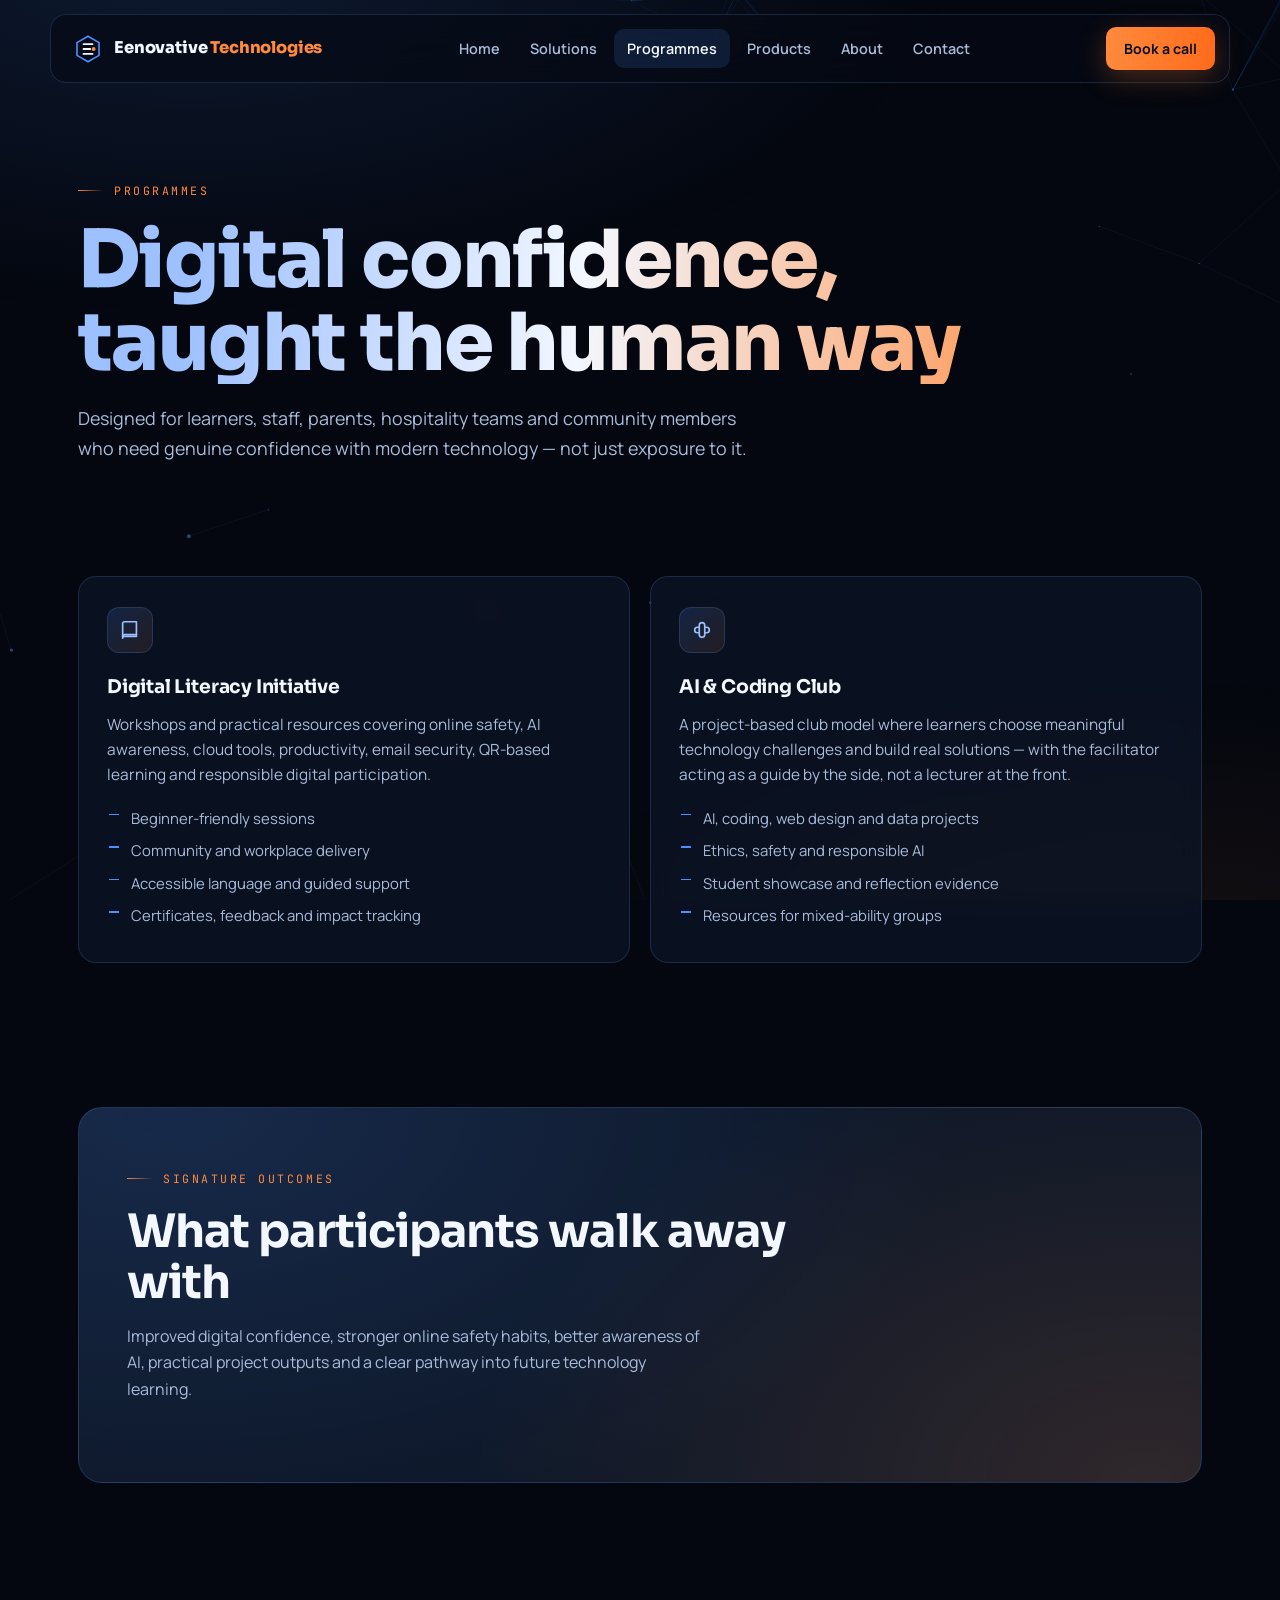
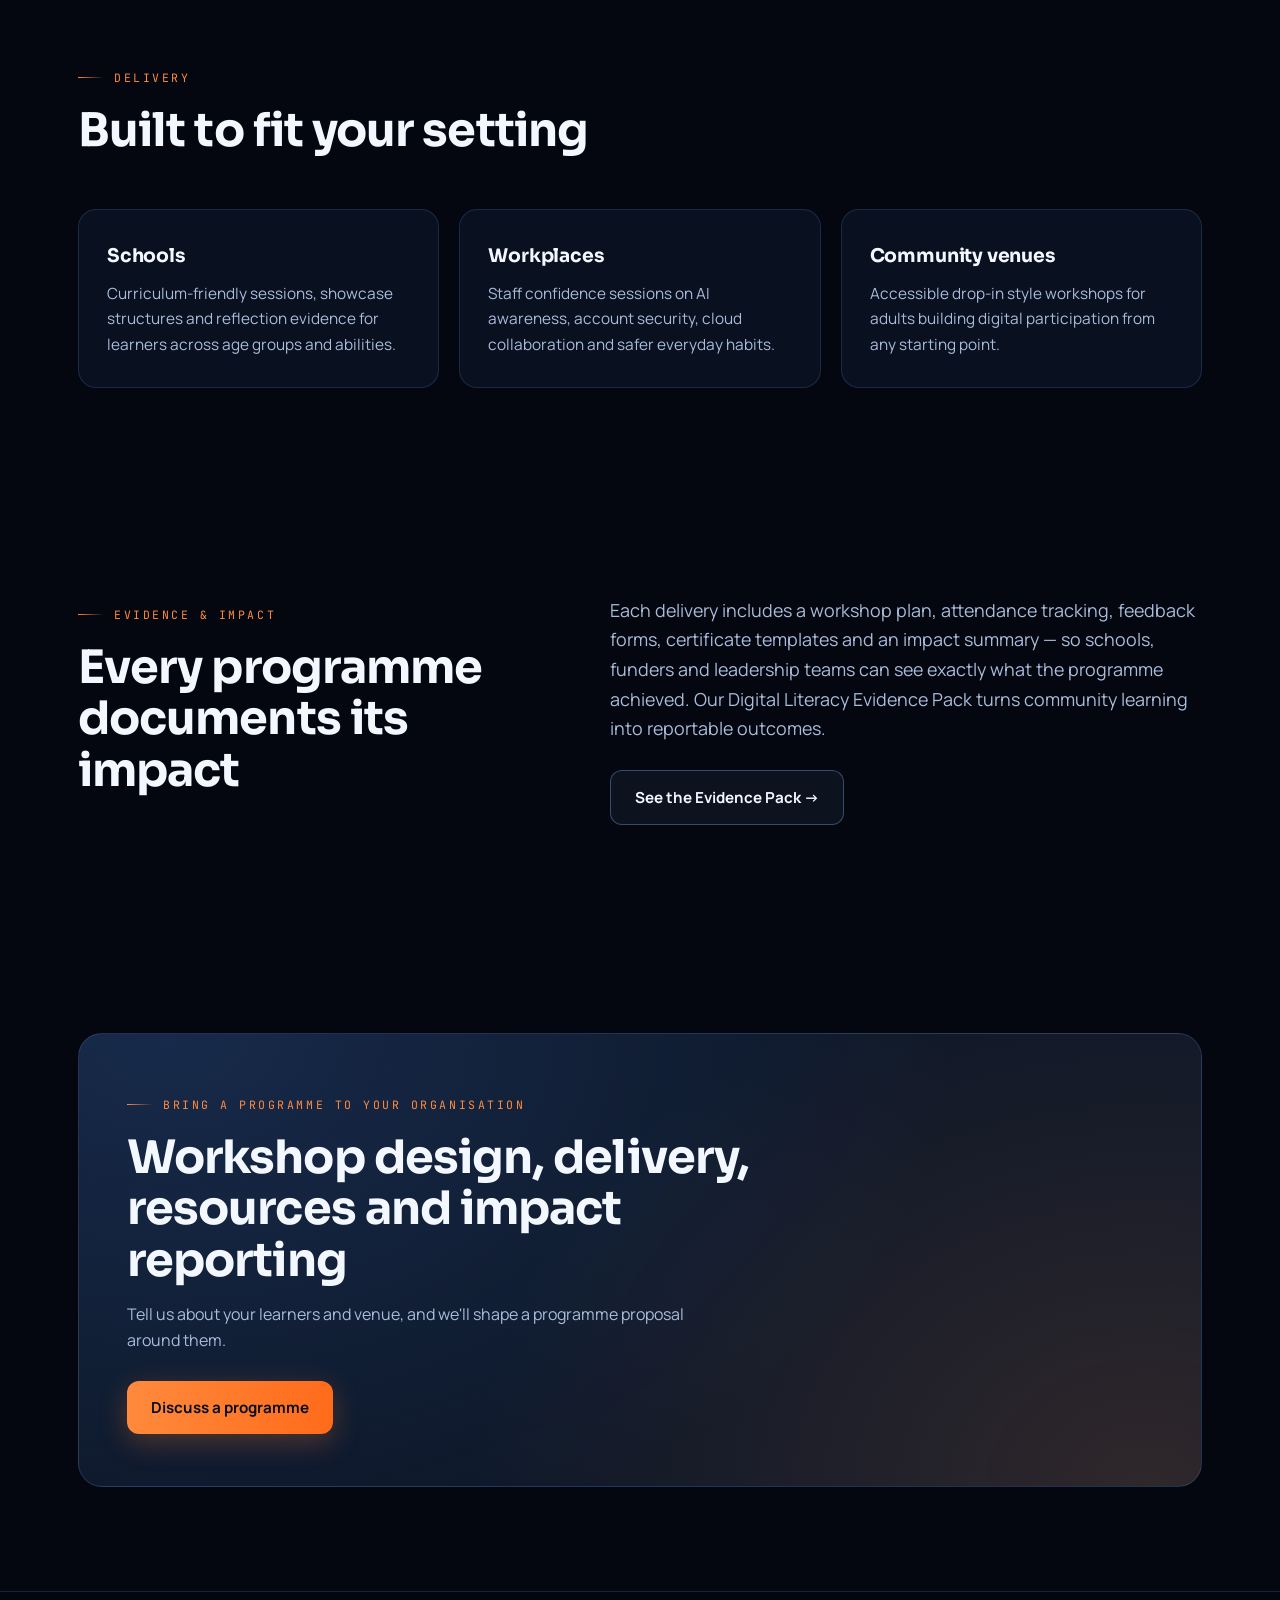
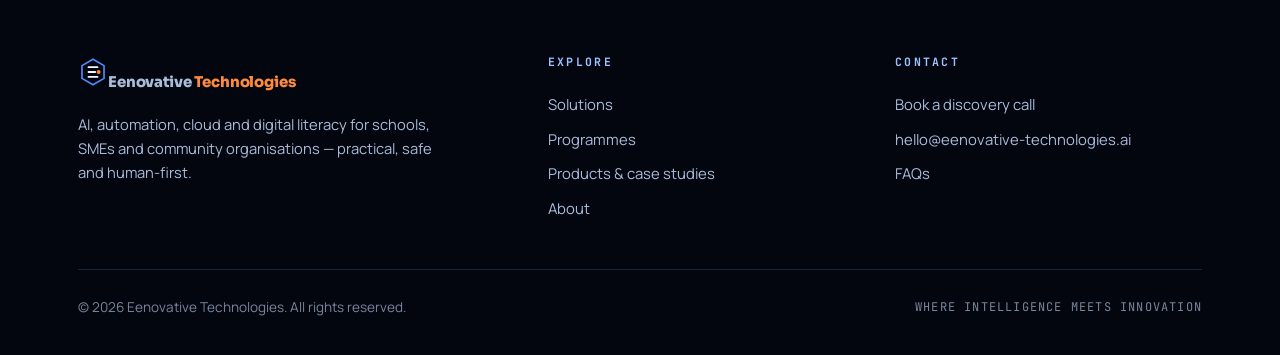
<file: programmes.html>
<!DOCTYPE html>
<html lang="en">
<head>
<meta charset="UTF-8">
<meta name="viewport" content="width=device-width, initial-scale=1.0">
<title>Digital Literacy & Education Programmes — Eenovative Technologies</title>
<meta name="description" content="Digital literacy workshops and a project-based AI & Coding Club — designed for learners, staff, parents and community members building confidence with modern technology.">
<link rel="canonical" href="https://eenovative-technologies.ai/programmes.html">
<meta property="og:type" content="website">
<meta property="og:title" content="Digital Literacy & Education Programmes — Eenovative Technologies">
<meta property="og:description" content="Digital literacy workshops and a project-based AI & Coding Club — designed for learners, staff, parents and community members building confidence with modern technology.">
<meta property="og:url" content="https://eenovative-technologies.ai/programmes.html">
<meta property="og:site_name" content="Eenovative Technologies">
<meta name="twitter:card" content="summary_large_image">
<meta name="theme-color" content="#04070f">
<link rel="icon" type="image/svg+xml" href="assets/favicon.svg">
<link rel="preconnect" href="https://fonts.googleapis.com"><link rel="preconnect" href="https://fonts.gstatic.com" crossorigin><link href="https://fonts.googleapis.com/css2?family=Sora:wght@700;800&family=Manrope:wght@400;500;600;700&family=JetBrains+Mono:wght@400;700&display=swap" rel="stylesheet">
<link rel="stylesheet" href="css/main.css">

</head>
<body><canvas id="ambient" aria-hidden="true"></canvas><div class="page-glow" aria-hidden="true"></div>
<header class="nav-wrap">
  <nav class="nav" aria-label="Main">
    <a class="brand" href="index.html"><svg viewBox="0 0 40 40" fill="none" aria-hidden="true"><path d="M20 3 34.7 11.5v17L20 37 5.3 28.5v-17L20 3Z" stroke="#4d8dff" stroke-width="2.2"/><path d="M14 13.5h12M14 20h9M14 26.5h12" stroke="#f3f7ff" stroke-width="2.4" stroke-linecap="round"/><circle cx="27.5" cy="20" r="2.6" fill="#ff8a3d"/></svg><span>Eenovative<em>&nbsp;Technologies</em></span></a>
    <div class="nav-links"><a href="index.html">Home</a><a href="solutions.html">Solutions</a><a href="programmes.html">Programmes</a><a href="products.html">Products</a><a href="about.html">About</a><a href="contact.html">Contact</a></div>
    <div class="nav-cta">
      <a class="btn small" href="contact.html">Book a call</a>
      <button class="menu-btn" id="menuBtn" aria-label="Toggle menu" aria-expanded="false"><span></span><span></span><span></span></button>
    </div>
  </nav>
  <div class="mobile-menu" id="mobileMenu"><a href="index.html">Home</a><a href="solutions.html">Solutions</a><a href="programmes.html">Programmes</a><a href="products.html">Products</a><a href="about.html">About</a><a href="contact.html">Contact</a></div>
</header>
<main>
  <section class="subhero">
    <div class="container">
      <div class="eyebrow">Programmes</div>
      <h1 class="grad-text">Digital confidence,<br>taught the human way</h1>
      <p class="lead">Designed for learners, staff, parents, hospitality teams and community members who need genuine confidence with modern technology — not just exposure to it.</p>
    </div>
  </section>

  <section class="tight">
    <div class="container">
      <div class="grid c2">
        <div class="card reveal"><div class="icon-chip"><svg viewBox="0 0 24 24" fill="none" stroke-width="1.8" stroke-linecap="round" stroke-linejoin="round"><path d="M4 5a2 2 0 0 1 2-2h13v16H6a2 2 0 0 0-2 2V5z"/><path d="M4 19a2 2 0 0 1 2-2h13"/></svg></div><h3>Digital Literacy Initiative</h3><p>Workshops and practical resources covering online safety, AI awareness, cloud tools, productivity, email security, QR-based learning and responsible digital participation.</p><ul><li>Beginner-friendly sessions</li><li>Community and workplace delivery</li><li>Accessible language and guided support</li><li>Certificates, feedback and impact tracking</li></ul></div>
        <div class="card reveal d1"><div class="icon-chip"><svg viewBox="0 0 24 24" fill="none" stroke-width="1.8" stroke-linecap="round" stroke-linejoin="round"><path d="M12 4a3 3 0 0 0-3 3v10a3 3 0 0 0 6 0V7a3 3 0 0 0-3-3z"/><path d="M9 9H7a3 3 0 0 0 0 6h2M15 9h2a3 3 0 0 1 0 6h-2"/></svg></div><h3>AI &amp; Coding Club</h3><p>A project-based club model where learners choose meaningful technology challenges and build real solutions — with the facilitator acting as a guide by the side, not a lecturer at the front.</p><ul><li>AI, coding, web design and data projects</li><li>Ethics, safety and responsible AI</li><li>Student showcase and reflection evidence</li><li>Resources for mixed-ability groups</li></ul></div>
      </div>
    </div>
  </section>

  <section class="tight">
    <div class="container">
      <div class="band reveal">
        <div class="eyebrow">Signature outcomes</div>
        <h2>What participants walk away with</h2>
        <p>Improved digital confidence, stronger online safety habits, better awareness of AI, practical project outputs and a clear pathway into future technology learning.</p>
      </div>
    </div>
  </section>

  <section>
    <div class="container">
      <div class="section-head reveal">
        <div class="eyebrow">Delivery</div>
        <h2>Built to fit your setting</h2>
      </div>
      <div class="grid c3">
        <div class="card reveal"><h3>Schools</h3><p>Curriculum-friendly sessions, showcase structures and reflection evidence for learners across age groups and abilities.</p></div>
        <div class="card reveal d1"><h3>Workplaces</h3><p>Staff confidence sessions on AI awareness, account security, cloud collaboration and safer everyday habits.</p></div>
        <div class="card reveal d2"><h3>Community venues</h3><p>Accessible drop-in style workshops for adults building digital participation from any starting point.</p></div>
      </div>
    </div>
  </section>

  <section>
    <div class="container">
      <div class="two-col">
        <div class="reveal">
          <div class="eyebrow">Evidence &amp; impact</div>
          <h2>Every programme documents its impact</h2>
        </div>
        <div class="reveal d1">
          <p class="lead">Each delivery includes a workshop plan, attendance tracking, feedback forms, certificate templates and an impact summary — so schools, funders and leadership teams can see exactly what the programme achieved. Our Digital Literacy Evidence Pack turns community learning into reportable outcomes.</p>
          <div style="margin-top:26px"><a class="btn ghost" href="products.html">See the Evidence Pack →</a></div>
        </div>
      </div>
    </div>
  </section>

  <section>
    <div class="container">
      <div class="band reveal">
        <div class="eyebrow">Bring a programme to your organisation</div>
        <h2>Workshop design, delivery, resources and impact reporting</h2>
        <p>Tell us about your learners and venue, and we'll shape a programme proposal around them.</p>
        <a class="btn" href="contact.html">Discuss a programme</a>
      </div>
    </div>
  </section>
</main>
<footer>
  <div class="container">
    <div class="foot-grid">
      <div>
        <a class="brand" href="index.html"><svg viewBox="0 0 40 40" fill="none" aria-hidden="true"><path d="M20 3 34.7 11.5v17L20 37 5.3 28.5v-17L20 3Z" stroke="#4d8dff" stroke-width="2.2"/><path d="M14 13.5h12M14 20h9M14 26.5h12" stroke="#f3f7ff" stroke-width="2.4" stroke-linecap="round"/><circle cx="27.5" cy="20" r="2.6" fill="#ff8a3d"/></svg><span>Eenovative<em>&nbsp;Technologies</em></span></a>
        <p>AI, automation, cloud and digital literacy for schools, SMEs and community organisations — practical, safe and human-first.</p>
      </div>
      <div>
        <h4>Explore</h4>
        <a href="solutions.html">Solutions</a>
        <a href="programmes.html">Programmes</a>
        <a href="products.html">Products &amp; case studies</a>
        <a href="about.html">About</a>
      </div>
      <div>
        <h4>Contact</h4>
        <a href="contact.html">Book a discovery call</a>
        <a href="mailto:hello@eenovative-technologies.ai">hello@eenovative-technologies.ai</a>
        <a href="contact.html#faq">FAQs</a>
      </div>
    </div>
    <div class="foot-base">
      <div>© <span id="year"></span> Eenovative Technologies. All rights reserved.</div>
      <div class="mono">WHERE INTELLIGENCE MEETS INNOVATION</div>
    </div>
  </div>
</footer>
<script src="js/site.js"></script>
</body>
</html>
</file>
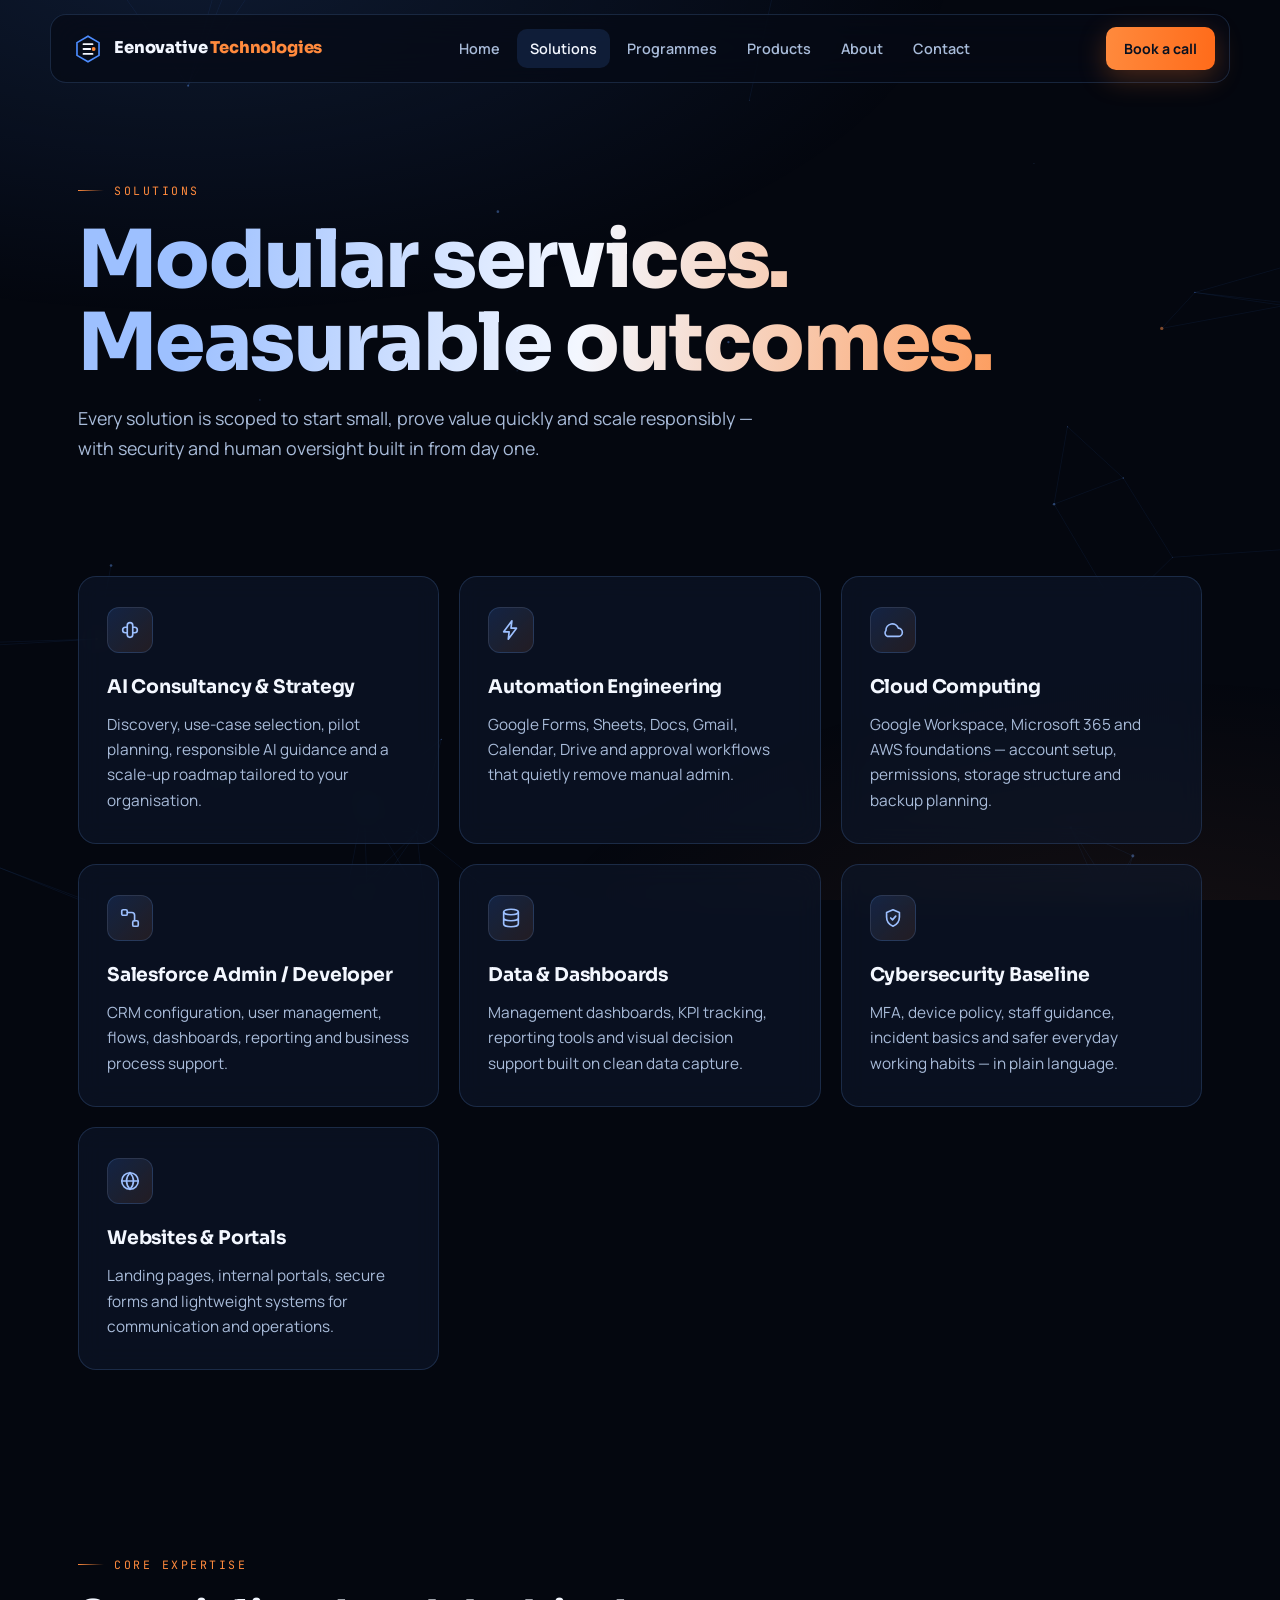
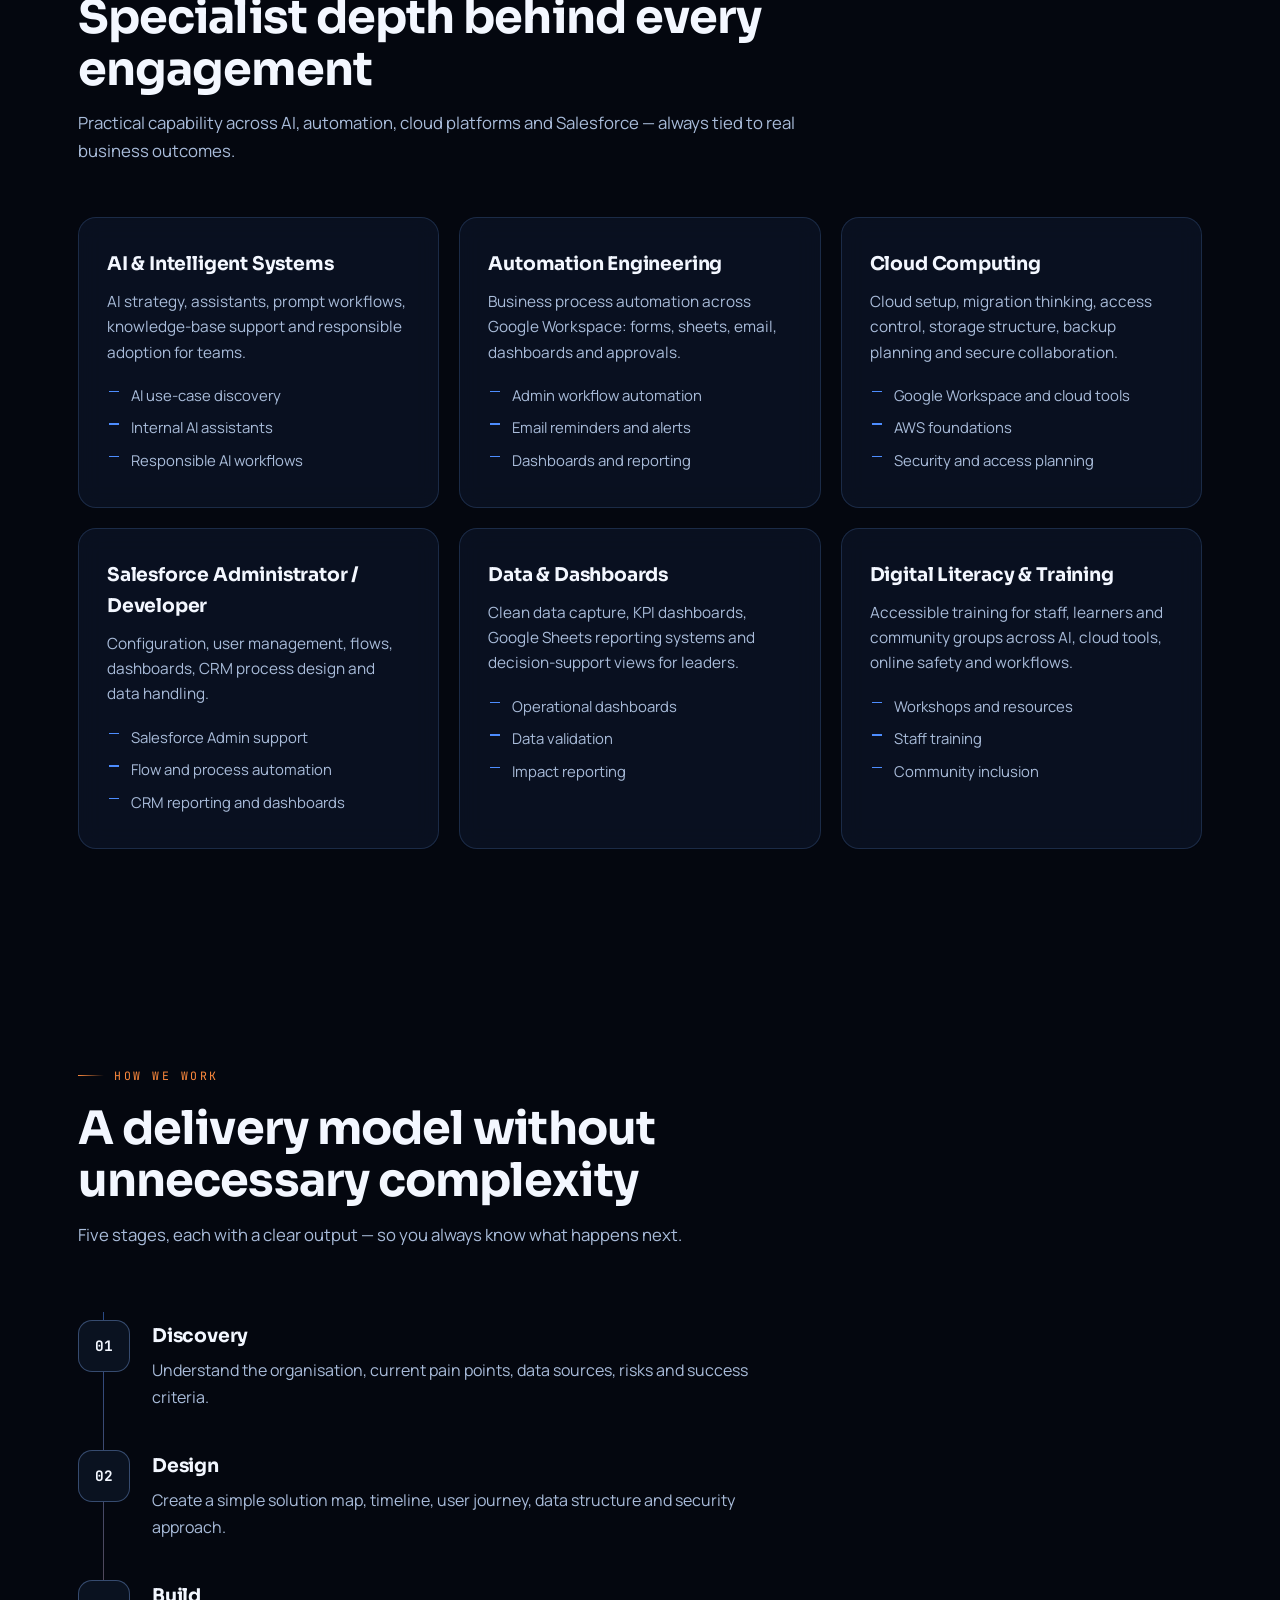
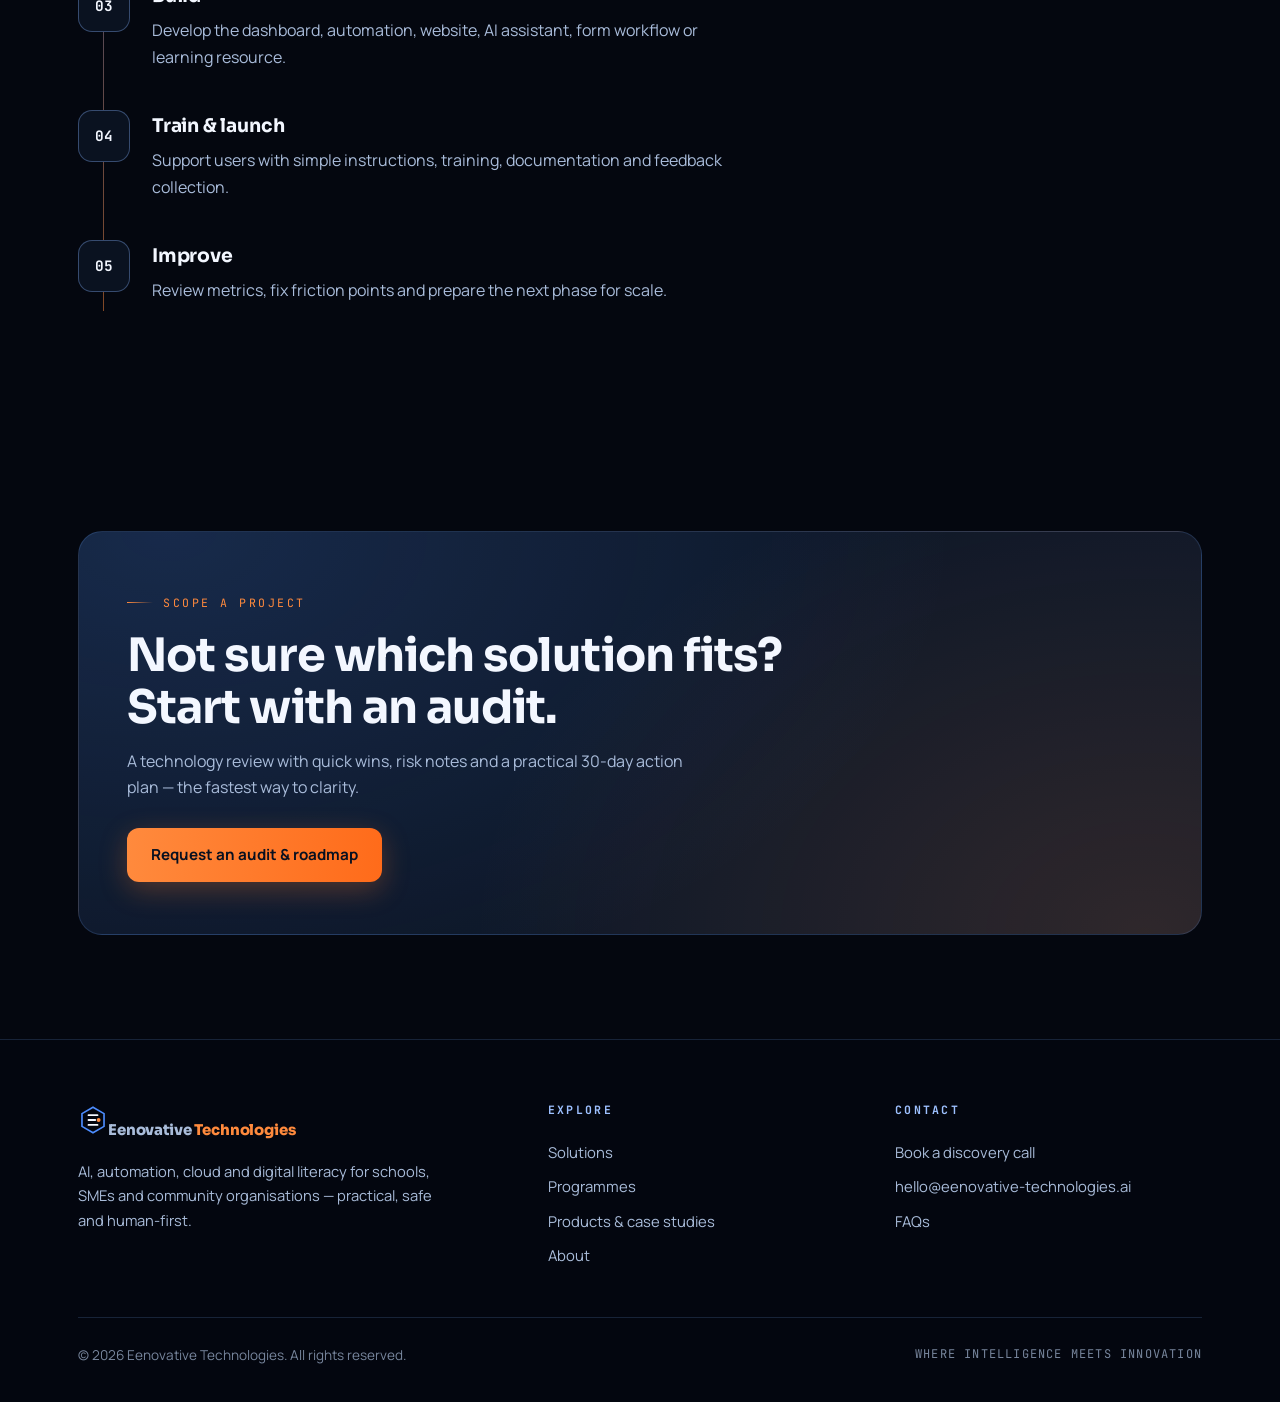
<file: solutions.html>
<!DOCTYPE html>
<html lang="en">
<head>
<meta charset="UTF-8">
<meta name="viewport" content="width=device-width, initial-scale=1.0">
<title>Solutions — Eenovative Technologies</title>
<meta name="description" content="Modular AI, automation, cloud, Salesforce, data and security services that start small, prove value quickly and scale responsibly.">
<link rel="canonical" href="https://eenovative-technologies.ai/solutions.html">
<meta property="og:type" content="website">
<meta property="og:title" content="Solutions — Eenovative Technologies">
<meta property="og:description" content="Modular AI, automation, cloud, Salesforce, data and security services that start small, prove value quickly and scale responsibly.">
<meta property="og:url" content="https://eenovative-technologies.ai/solutions.html">
<meta property="og:site_name" content="Eenovative Technologies">
<meta name="twitter:card" content="summary_large_image">
<meta name="theme-color" content="#04070f">
<link rel="icon" type="image/svg+xml" href="assets/favicon.svg">
<link rel="preconnect" href="https://fonts.googleapis.com"><link rel="preconnect" href="https://fonts.gstatic.com" crossorigin><link href="https://fonts.googleapis.com/css2?family=Sora:wght@700;800&family=Manrope:wght@400;500;600;700&family=JetBrains+Mono:wght@400;700&display=swap" rel="stylesheet">
<link rel="stylesheet" href="css/main.css">

</head>
<body><canvas id="ambient" aria-hidden="true"></canvas><div class="page-glow" aria-hidden="true"></div>
<header class="nav-wrap">
  <nav class="nav" aria-label="Main">
    <a class="brand" href="index.html"><svg viewBox="0 0 40 40" fill="none" aria-hidden="true"><path d="M20 3 34.7 11.5v17L20 37 5.3 28.5v-17L20 3Z" stroke="#4d8dff" stroke-width="2.2"/><path d="M14 13.5h12M14 20h9M14 26.5h12" stroke="#f3f7ff" stroke-width="2.4" stroke-linecap="round"/><circle cx="27.5" cy="20" r="2.6" fill="#ff8a3d"/></svg><span>Eenovative<em>&nbsp;Technologies</em></span></a>
    <div class="nav-links"><a href="index.html">Home</a><a href="solutions.html">Solutions</a><a href="programmes.html">Programmes</a><a href="products.html">Products</a><a href="about.html">About</a><a href="contact.html">Contact</a></div>
    <div class="nav-cta">
      <a class="btn small" href="contact.html">Book a call</a>
      <button class="menu-btn" id="menuBtn" aria-label="Toggle menu" aria-expanded="false"><span></span><span></span><span></span></button>
    </div>
  </nav>
  <div class="mobile-menu" id="mobileMenu"><a href="index.html">Home</a><a href="solutions.html">Solutions</a><a href="programmes.html">Programmes</a><a href="products.html">Products</a><a href="about.html">About</a><a href="contact.html">Contact</a></div>
</header>
<main>
  <section class="subhero">
    <div class="container">
      <div class="eyebrow">Solutions</div>
      <h1 class="grad-text">Modular services.<br>Measurable outcomes.</h1>
      <p class="lead">Every solution is scoped to start small, prove value quickly and scale responsibly — with security and human oversight built in from day one.</p>
    </div>
  </section>

  <section class="tight">
    <div class="container">
      <div class="grid c3">
        <div class="card reveal"><div class="icon-chip"><svg viewBox="0 0 24 24" fill="none" stroke-width="1.8" stroke-linecap="round" stroke-linejoin="round"><path d="M12 4a3 3 0 0 0-3 3v10a3 3 0 0 0 6 0V7a3 3 0 0 0-3-3z"/><path d="M9 9H7a3 3 0 0 0 0 6h2M15 9h2a3 3 0 0 1 0 6h-2"/></svg></div><h3>AI Consultancy &amp; Strategy</h3><p>Discovery, use-case selection, pilot planning, responsible AI guidance and a scale-up roadmap tailored to your organisation.</p></div>
        <div class="card reveal d1"><div class="icon-chip"><svg viewBox="0 0 24 24" fill="none" stroke-width="1.8" stroke-linecap="round" stroke-linejoin="round"><path d="M13 2 4 14h6l-1 8 9-12h-6l1-8z"/></svg></div><h3>Automation Engineering</h3><p>Google Forms, Sheets, Docs, Gmail, Calendar, Drive and approval workflows that quietly remove manual admin.</p></div>
        <div class="card reveal d2"><div class="icon-chip"><svg viewBox="0 0 24 24" fill="none" stroke-width="1.8" stroke-linecap="round" stroke-linejoin="round"><path d="M17.5 19a4.5 4.5 0 0 0 .4-9A7 7 0 0 0 4.3 12.6 4 4 0 0 0 6 19h11.5z"/></svg></div><h3>Cloud Computing</h3><p>Google Workspace, Microsoft 365 and AWS foundations — account setup, permissions, storage structure and backup planning.</p></div>
        <div class="card reveal"><div class="icon-chip"><svg viewBox="0 0 24 24" fill="none" stroke-width="1.8" stroke-linecap="round" stroke-linejoin="round"><rect x="3" y="3" width="6" height="6" rx="1.5"/><rect x="15" y="15" width="6" height="6" rx="1.5"/><path d="M9 6h5a3 3 0 0 1 3 3v6"/></svg></div><h3>Salesforce Admin / Developer</h3><p>CRM configuration, user management, flows, dashboards, reporting and business process support.</p></div>
        <div class="card reveal d1"><div class="icon-chip"><svg viewBox="0 0 24 24" fill="none" stroke-width="1.8" stroke-linecap="round"><ellipse cx="12" cy="5.5" rx="8" ry="3"/><path d="M4 5.5v13c0 1.7 3.6 3 8 3s8-1.3 8-3v-13M4 12c0 1.7 3.6 3 8 3s8-1.3 8-3"/></svg></div><h3>Data &amp; Dashboards</h3><p>Management dashboards, KPI tracking, reporting tools and visual decision support built on clean data capture.</p></div>
        <div class="card reveal d2"><div class="icon-chip"><svg viewBox="0 0 24 24" fill="none" stroke-width="1.8" stroke-linecap="round" stroke-linejoin="round"><path d="M12 3 5 6v5c0 4.6 3 8.4 7 10 4-1.6 7-5.4 7-10V6l-7-3z"/><path d="m9.5 12 2 2 3.5-4"/></svg></div><h3>Cybersecurity Baseline</h3><p>MFA, device policy, staff guidance, incident basics and safer everyday working habits — in plain language.</p></div>
        <div class="card reveal"><div class="icon-chip"><svg viewBox="0 0 24 24" fill="none" stroke-width="1.8" stroke-linecap="round"><circle cx="12" cy="12" r="9"/><path d="M3 12h18M12 3c2.5 2.6 3.8 5.7 3.8 9S14.5 18.4 12 21c-2.5-2.6-3.8-5.7-3.8-9S9.5 5.6 12 3z"/></svg></div><h3>Websites &amp; Portals</h3><p>Landing pages, internal portals, secure forms and lightweight systems for communication and operations.</p></div>
      </div>
    </div>
  </section>

  <section>
    <div class="container">
      <div class="section-head reveal">
        <div class="eyebrow">Core expertise</div>
        <h2>Specialist depth behind every engagement</h2>
        <p>Practical capability across AI, automation, cloud platforms and Salesforce — always tied to real business outcomes.</p>
      </div>
      <div class="grid c3">
        <div class="card reveal"><h3>AI &amp; Intelligent Systems</h3><p>AI strategy, assistants, prompt workflows, knowledge-base support and responsible adoption for teams.</p><ul><li>AI use-case discovery</li><li>Internal AI assistants</li><li>Responsible AI workflows</li></ul></div>
        <div class="card reveal d1"><h3>Automation Engineering</h3><p>Business process automation across Google Workspace: forms, sheets, email, dashboards and approvals.</p><ul><li>Admin workflow automation</li><li>Email reminders and alerts</li><li>Dashboards and reporting</li></ul></div>
        <div class="card reveal d2"><h3>Cloud Computing</h3><p>Cloud setup, migration thinking, access control, storage structure, backup planning and secure collaboration.</p><ul><li>Google Workspace and cloud tools</li><li>AWS foundations</li><li>Security and access planning</li></ul></div>
        <div class="card reveal"><h3>Salesforce Administrator / Developer</h3><p>Configuration, user management, flows, dashboards, CRM process design and data handling.</p><ul><li>Salesforce Admin support</li><li>Flow and process automation</li><li>CRM reporting and dashboards</li></ul></div>
        <div class="card reveal d1"><h3>Data &amp; Dashboards</h3><p>Clean data capture, KPI dashboards, Google Sheets reporting systems and decision-support views for leaders.</p><ul><li>Operational dashboards</li><li>Data validation</li><li>Impact reporting</li></ul></div>
        <div class="card reveal d2"><h3>Digital Literacy &amp; Training</h3><p>Accessible training for staff, learners and community groups across AI, cloud tools, online safety and workflows.</p><ul><li>Workshops and resources</li><li>Staff training</li><li>Community inclusion</li></ul></div>
      </div>
    </div>
  </section>

  <section>
    <div class="container">
      <div class="section-head reveal">
        <div class="eyebrow">How we work</div>
        <h2>A delivery model without unnecessary complexity</h2>
        <p>Five stages, each with a clear output — so you always know what happens next.</p>
      </div>
      <div class="rail reveal">
        <div class="rail-step"><div class="dot">01</div><div><h3>Discovery</h3><p>Understand the organisation, current pain points, data sources, risks and success criteria.</p></div></div>
        <div class="rail-step"><div class="dot">02</div><div><h3>Design</h3><p>Create a simple solution map, timeline, user journey, data structure and security approach.</p></div></div>
        <div class="rail-step"><div class="dot">03</div><div><h3>Build</h3><p>Develop the dashboard, automation, website, AI assistant, form workflow or learning resource.</p></div></div>
        <div class="rail-step"><div class="dot">04</div><div><h3>Train &amp; launch</h3><p>Support users with simple instructions, training, documentation and feedback collection.</p></div></div>
        <div class="rail-step"><div class="dot">05</div><div><h3>Improve</h3><p>Review metrics, fix friction points and prepare the next phase for scale.</p></div></div>
      </div>
    </div>
  </section>

  <section>
    <div class="container">
      <div class="band reveal">
        <div class="eyebrow">Scope a project</div>
        <h2>Not sure which solution fits? Start with an audit.</h2>
        <p>A technology review with quick wins, risk notes and a practical 30-day action plan — the fastest way to clarity.</p>
        <a class="btn" href="contact.html">Request an audit &amp; roadmap</a>
      </div>
    </div>
  </section>
</main>
<footer>
  <div class="container">
    <div class="foot-grid">
      <div>
        <a class="brand" href="index.html"><svg viewBox="0 0 40 40" fill="none" aria-hidden="true"><path d="M20 3 34.7 11.5v17L20 37 5.3 28.5v-17L20 3Z" stroke="#4d8dff" stroke-width="2.2"/><path d="M14 13.5h12M14 20h9M14 26.5h12" stroke="#f3f7ff" stroke-width="2.4" stroke-linecap="round"/><circle cx="27.5" cy="20" r="2.6" fill="#ff8a3d"/></svg><span>Eenovative<em>&nbsp;Technologies</em></span></a>
        <p>AI, automation, cloud and digital literacy for schools, SMEs and community organisations — practical, safe and human-first.</p>
      </div>
      <div>
        <h4>Explore</h4>
        <a href="solutions.html">Solutions</a>
        <a href="programmes.html">Programmes</a>
        <a href="products.html">Products &amp; case studies</a>
        <a href="about.html">About</a>
      </div>
      <div>
        <h4>Contact</h4>
        <a href="contact.html">Book a discovery call</a>
        <a href="mailto:hello@eenovative-technologies.ai">hello@eenovative-technologies.ai</a>
        <a href="contact.html#faq">FAQs</a>
      </div>
    </div>
    <div class="foot-base">
      <div>© <span id="year"></span> Eenovative Technologies. All rights reserved.</div>
      <div class="mono">WHERE INTELLIGENCE MEETS INNOVATION</div>
    </div>
  </div>
</footer>
<script src="js/site.js"></script>
</body>
</html>
</file>
<file: css/main.css>
/* ============================================================
   EENOVATIVE TECHNOLOGIES — Design System
   Palette: deep-space ink · electric blue · ember orange
   Type:    Sora (display) · Manrope (body) · JetBrains Mono (utility)
   ============================================================ */

:root {
  --ink: #04070f;
  --deep: #0a1220;
  --panel: rgba(15, 25, 46, 0.58);
  --panel-solid: #0d1728;
  --line: rgba(101, 148, 224, 0.20);
  --line-strong: rgba(126, 168, 238, 0.38);
  --electric: #4d8dff;
  --sky: #9dc0ff;
  --ember: #ff8a3d;
  --ember-hot: #ff6b1a;
  --mist: #a9bcda;
  --white: #f3f7ff;
  --font-display: 'Sora', system-ui, sans-serif;
  --font-body: 'Manrope', system-ui, sans-serif;
  --font-mono: 'JetBrains Mono', ui-monospace, monospace;
  --radius: 18px;
  --nav-h: 76px;
  --ease: cubic-bezier(0.22, 1, 0.36, 1);
}

* { margin: 0; padding: 0; box-sizing: border-box; }
html { scroll-behavior: smooth; }

body {
  font-family: var(--font-body);
  background: var(--ink);
  color: var(--white);
  line-height: 1.65;
  overflow-x: hidden;
  -webkit-font-smoothing: antialiased;
}

::selection { background: rgba(77, 141, 255, 0.35); color: #fff; }

/* ---------- Ambient background (inner pages) ---------- */
#ambient {
  position: fixed; inset: 0; z-index: 0; pointer-events: none;
}
.page-glow {
  position: fixed; inset: 0; z-index: 0; pointer-events: none;
  background:
    radial-gradient(ellipse 60% 40% at 15% -5%, rgba(77, 141, 255, 0.14), transparent),
    radial-gradient(ellipse 50% 35% at 90% 110%, rgba(255, 138, 61, 0.08), transparent);
}

main { position: relative; z-index: 1; }

/* ---------- Typography ---------- */
h1, h2, h3 { font-family: var(--font-display); letter-spacing: -0.02em; }

h1 {
  font-size: clamp(2.6rem, 6.4vw, 5rem);
  line-height: 1.04;
  font-weight: 800;
}
h2 { font-size: clamp(1.9rem, 3.6vw, 2.9rem); line-height: 1.12; font-weight: 700; }
h3 { font-size: 1.18rem; font-weight: 700; letter-spacing: -0.01em; }

.grad-text {
  background: linear-gradient(96deg, var(--sky) 10%, var(--white) 45%, var(--ember) 90%);
  -webkit-background-clip: text; background-clip: text; color: transparent;
}

.eyebrow {
  font-family: var(--font-mono);
  font-size: 0.72rem;
  letter-spacing: 0.22em;
  text-transform: uppercase;
  color: var(--ember);
  display: inline-flex; align-items: center; gap: 10px;
  margin-bottom: 18px;
}
.eyebrow::before {
  content: ''; width: 26px; height: 1px;
  background: linear-gradient(90deg, var(--ember), transparent);
}

.lead { color: var(--mist); font-size: 1.12rem; max-width: 62ch; }
.section-head { max-width: 780px; margin-bottom: 52px; }
.section-head p { color: var(--mist); margin-top: 14px; font-size: 1.05rem; }

/* ---------- Layout ---------- */
.container { max-width: 1180px; margin: 0 auto; padding: 0 28px; }
section { padding: 104px 0; position: relative; }
section.tight { padding: 72px 0; }

/* ---------- Navigation ---------- */
.nav-wrap {
  position: fixed; top: 0; left: 0; right: 0; z-index: 100;
  padding: 14px 20px;
  transition: transform 0.4s var(--ease);
}
.nav {
  max-width: 1180px; margin: 0 auto;
  display: flex; align-items: center; justify-content: space-between; gap: 18px;
  padding: 12px 14px 12px 22px;
  border: 1px solid var(--line);
  border-radius: 16px;
  background: rgba(6, 11, 22, 0.72);
  backdrop-filter: blur(18px);
  -webkit-backdrop-filter: blur(18px);
}
.brand {
  display: flex; align-items: center; gap: 11px;
  text-decoration: none; color: var(--white);
  font-family: var(--font-display); font-weight: 800; font-size: 1.02rem;
  letter-spacing: -0.01em; white-space: nowrap;
}
.brand svg { width: 30px; height: 30px; flex: none; }
.brand span em { font-style: normal; color: var(--ember); }

.nav-links { display: flex; gap: 4px; align-items: center; }
.nav-links a {
  color: var(--mist); text-decoration: none; font-size: 0.9rem; font-weight: 600;
  padding: 8px 13px; border-radius: 10px;
  transition: color 0.2s, background 0.2s;
}
.nav-links a:hover { color: var(--white); background: rgba(126, 168, 238, 0.08); }
.nav-links a.active { color: var(--white); background: rgba(77, 141, 255, 0.14); }

.nav-cta { display: flex; align-items: center; gap: 10px; }

.menu-btn {
  display: none; background: none; border: 1px solid var(--line);
  border-radius: 10px; padding: 9px 11px; cursor: pointer;
}
.menu-btn span { display: block; width: 20px; height: 2px; background: var(--white); margin: 4px 0; border-radius: 2px; transition: 0.3s; }

.mobile-menu {
  display: none;
  max-width: 1180px; margin: 8px auto 0;
  border: 1px solid var(--line); border-radius: 16px;
  background: rgba(6, 11, 22, 0.94); backdrop-filter: blur(18px);
  padding: 12px;
}
.mobile-menu.open { display: block; }
.mobile-menu a {
  display: block; color: var(--mist); text-decoration: none;
  font-weight: 600; padding: 12px 14px; border-radius: 10px;
}
.mobile-menu a:hover, .mobile-menu a.active { color: var(--white); background: rgba(77, 141, 255, 0.12); }

/* ---------- Buttons ---------- */
.btn {
  display: inline-flex; align-items: center; justify-content: center; gap: 9px;
  padding: 14px 24px; border-radius: 12px;
  font-family: var(--font-body); font-weight: 700; font-size: 0.95rem;
  text-decoration: none; cursor: pointer; border: none;
  color: #081020;
  background: linear-gradient(94deg, var(--ember) 0%, var(--ember-hot) 100%);
  box-shadow: 0 8px 28px rgba(255, 122, 40, 0.28);
  transition: transform 0.25s var(--ease), box-shadow 0.25s var(--ease);
}
.btn:hover { transform: translateY(-2px); box-shadow: 0 14px 38px rgba(255, 122, 40, 0.4); }
.btn.small { padding: 10px 18px; font-size: 0.88rem; border-radius: 10px; }
.btn.ghost {
  background: rgba(126, 168, 238, 0.07); color: var(--white);
  border: 1px solid var(--line-strong); box-shadow: none;
}
.btn.ghost:hover { background: rgba(126, 168, 238, 0.13); box-shadow: none; }
.btn:focus-visible, a:focus-visible, button:focus-visible {
  outline: 2px solid var(--electric); outline-offset: 3px;
}

/* ---------- Cards with fiducial corner ticks ---------- */
.grid { display: grid; gap: 20px; }
.grid.c2 { grid-template-columns: repeat(2, 1fr); }
.grid.c3 { grid-template-columns: repeat(3, 1fr); }

.card {
  position: relative;
  border: 1px solid var(--line);
  border-radius: var(--radius);
  padding: 30px 28px;
  background: var(--panel);
  backdrop-filter: blur(12px);
  transition: transform 0.35s var(--ease), border-color 0.35s;
}
.card::before, .card::after {
  content: ''; position: absolute; width: 14px; height: 14px;
  border-color: var(--ember); border-style: solid; opacity: 0;
  transition: opacity 0.3s;
}
.card::before { top: -1px; left: -1px; border-width: 2px 0 0 2px; border-radius: 4px 0 0 0; }
.card::after { bottom: -1px; right: -1px; border-width: 0 2px 2px 0; border-radius: 0 0 4px 0; }
.card:hover { transform: translateY(-5px); border-color: var(--line-strong); }
.card:hover::before, .card:hover::after { opacity: 1; }

.card h3 { margin-bottom: 10px; color: var(--white); }
.card p { color: var(--mist); font-size: 0.96rem; }
.card ul { margin-top: 14px; padding-left: 2px; list-style: none; }
.card li {
  color: var(--mist); font-size: 0.93rem; padding: 4px 0 4px 22px; position: relative;
}
.card li::before {
  content: ''; position: absolute; left: 0; top: 12px;
  width: 10px; height: 1.5px; background: var(--electric);
}

.card .tag {
  font-family: var(--font-mono); font-size: 0.68rem; letter-spacing: 0.16em;
  text-transform: uppercase; color: var(--sky);
  display: inline-block; margin-bottom: 14px;
  padding: 5px 10px; border: 1px solid var(--line); border-radius: 999px;
  background: rgba(77, 141, 255, 0.07);
}

.icon-chip {
  width: 46px; height: 46px; border-radius: 12px;
  display: grid; place-items: center; margin-bottom: 18px;
  background: linear-gradient(135deg, rgba(77, 141, 255, 0.16), rgba(255, 138, 61, 0.1));
  border: 1px solid var(--line);
}
.icon-chip svg { width: 22px; height: 22px; stroke: var(--sky); }

/* ---------- Stat strip ---------- */
.stat-strip {
  display: grid; grid-template-columns: repeat(4, 1fr); gap: 20px;
  border-top: 1px solid var(--line); border-bottom: 1px solid var(--line);
  padding: 44px 0;
}
.stat .num {
  font-family: var(--font-mono); font-size: clamp(1.9rem, 3.4vw, 2.7rem);
  font-weight: 700; color: var(--white);
}
.stat .num b { color: var(--ember); font-weight: 700; }
.stat .label { color: var(--mist); font-size: 0.88rem; margin-top: 6px; }

/* ---------- Process rail ---------- */
.rail { position: relative; margin-top: 20px; }
.rail::before {
  content: ''; position: absolute; left: 25px; top: 12px; bottom: 12px;
  width: 1px; background: linear-gradient(180deg, var(--electric), var(--ember));
  opacity: 0.5;
}
.rail-step { display: grid; grid-template-columns: 52px 1fr; gap: 22px; padding: 20px 0; position: relative; }
.rail-step .dot {
  width: 52px; height: 52px; border-radius: 14px; z-index: 1;
  display: grid; place-items: center;
  font-family: var(--font-mono); font-weight: 700; font-size: 0.9rem; color: var(--white);
  background: var(--deep); border: 1px solid var(--line-strong);
}
.rail-step h3 { margin-bottom: 6px; }
.rail-step p { color: var(--mist); max-width: 60ch; }

/* ---------- Banner / CTA band ---------- */
.band {
  position: relative; overflow: hidden;
  border: 1px solid var(--line); border-radius: 24px;
  padding: 52px 48px;
  background:
    radial-gradient(ellipse 70% 120% at 8% 0%, rgba(77, 141, 255, 0.16), transparent),
    radial-gradient(ellipse 60% 120% at 95% 100%, rgba(255, 138, 61, 0.14), transparent),
    var(--panel-solid);
}
.band h2 { max-width: 20ch; }
.band p { color: var(--mist); margin: 14px 0 28px; max-width: 58ch; }

/* ---------- Forms ---------- */
form { display: grid; gap: 14px; }
.field-row { display: grid; grid-template-columns: 1fr 1fr; gap: 14px; }
label { font-size: 0.82rem; font-weight: 700; color: var(--sky); font-family: var(--font-mono); letter-spacing: 0.08em; text-transform: uppercase; }
input, textarea, select {
  width: 100%; font: inherit; color: var(--white);
  background: rgba(126, 168, 238, 0.06);
  border: 1px solid var(--line); border-radius: 12px;
  padding: 14px 16px; outline: none;
  transition: border-color 0.2s, background 0.2s;
}
input::placeholder, textarea::placeholder { color: rgba(169, 188, 218, 0.55); }
input:focus, textarea:focus, select:focus { border-color: var(--ember); background: rgba(126, 168, 238, 0.1); }
select option { color: #0a1220; background: #fff; }
.status { font-family: var(--font-mono); font-size: 0.85rem; color: var(--sky); min-height: 22px; }
.status.ok { color: #6ee7a0; }
.status.err { color: #ff8a8a; }

/* ---------- FAQ ---------- */
details {
  border: 1px solid var(--line); border-radius: 14px;
  background: var(--panel); padding: 20px 22px; margin-bottom: 12px;
}
summary { cursor: pointer; font-weight: 700; color: var(--white); list-style: none; position: relative; padding-right: 30px; }
summary::-webkit-details-marker { display: none; }
summary::after {
  content: '+'; position: absolute; right: 0; top: 50%; transform: translateY(-50%);
  font-family: var(--font-mono); color: var(--ember); font-size: 1.2rem;
}
details[open] summary::after { content: '−'; }
details p { color: var(--mist); margin-top: 12px; font-size: 0.95rem; }

/* ---------- Footer ---------- */
footer {
  position: relative; z-index: 1;
  border-top: 1px solid var(--line);
  padding: 60px 0 36px;
  background: rgba(4, 7, 15, 0.6);
}
.foot-grid { display: grid; grid-template-columns: 1.4fr 1fr 1fr; gap: 40px; margin-bottom: 44px; }
.foot-grid p { color: var(--mist); font-size: 0.92rem; max-width: 40ch; margin-top: 12px; }
.foot-grid h4 { font-family: var(--font-mono); font-size: 0.72rem; letter-spacing: 0.2em; text-transform: uppercase; color: var(--sky); margin-bottom: 16px; }
.foot-grid a { display: block; color: var(--mist); text-decoration: none; font-size: 0.93rem; padding: 5px 0; }
.foot-grid a:hover { color: var(--white); }
.foot-base {
  display: flex; justify-content: space-between; align-items: center; gap: 16px; flex-wrap: wrap;
  border-top: 1px solid var(--line); padding-top: 26px;
  color: rgba(169, 188, 218, 0.7); font-size: 0.85rem;
}
.foot-base .mono { font-family: var(--font-mono); font-size: 0.75rem; letter-spacing: 0.1em; }

/* ---------- Reveal on scroll ---------- */
.reveal { opacity: 0; transform: translateY(26px); transition: opacity 0.7s var(--ease), transform 0.7s var(--ease); }
.reveal.in { opacity: 1; transform: none; }
.reveal.d1 { transition-delay: 0.08s; }
.reveal.d2 { transition-delay: 0.16s; }
.reveal.d3 { transition-delay: 0.24s; }

/* ---------- Hero (home) ---------- */
.hero {
  min-height: 100svh;
  display: flex; align-items: center;
  padding: calc(var(--nav-h) + 60px) 0 80px;
  position: relative;
}
#field {
  position: absolute; inset: 0; z-index: 0;
}
.hero-fade {
  position: absolute; inset: auto 0 0 0; height: 220px; z-index: 1;
  background: linear-gradient(180deg, transparent, var(--ink));
  pointer-events: none;
}
.hero .container { position: relative; z-index: 2; }
.hero-content { max-width: 760px; }
.hero .lead { margin-top: 26px; font-size: 1.16rem; }
.hero-actions { display: flex; gap: 14px; flex-wrap: wrap; margin-top: 36px; }
.hero-tags { display: flex; gap: 10px; flex-wrap: wrap; margin-top: 44px; }
.hero-tags span {
  font-family: var(--font-mono); font-size: 0.72rem; letter-spacing: 0.12em;
  color: var(--sky); text-transform: uppercase;
  border: 1px solid var(--line); border-radius: 999px; padding: 8px 14px;
  background: rgba(6, 11, 22, 0.55); backdrop-filter: blur(8px);
}
.scroll-hint {
  position: absolute; bottom: 28px; left: 50%; transform: translateX(-50%); z-index: 2;
  font-family: var(--font-mono); font-size: 0.68rem; letter-spacing: 0.3em;
  color: rgba(169, 188, 218, 0.6); text-transform: uppercase;
  animation: hint 2.6s ease-in-out infinite;
}
@keyframes hint { 0%, 100% { transform: translate(-50%, 0); opacity: 0.6; } 50% { transform: translate(-50%, 8px); opacity: 1; } }

/* Sub-hero for inner pages */
.subhero { padding: calc(var(--nav-h) + 96px) 0 40px; position: relative; }
.subhero .lead { margin-top: 20px; }

/* ---------- Misc ---------- */
.two-col { display: grid; grid-template-columns: 0.9fr 1.1fr; gap: 48px; align-items: start; }
.mono-note { font-family: var(--font-mono); font-size: 0.78rem; color: rgba(169, 188, 218, 0.75); letter-spacing: 0.06em; }
hr.sep { border: none; height: 1px; background: var(--line); margin: 0; }

/* ---------- Responsive ---------- */
@media (max-width: 1020px) {
  .nav-links { display: none; }
  .menu-btn { display: block; }
  .grid.c3 { grid-template-columns: 1fr 1fr; }
  .foot-grid { grid-template-columns: 1fr 1fr; }
}
@media (max-width: 680px) {
  section { padding: 76px 0; }
  .grid.c2, .grid.c3 { grid-template-columns: 1fr; }
  .stat-strip { grid-template-columns: 1fr 1fr; gap: 30px 20px; }
  .field-row { grid-template-columns: 1fr; }
  .two-col { grid-template-columns: 1fr; }
  .band { padding: 38px 26px; }
  .foot-grid { grid-template-columns: 1fr; gap: 28px; }
  .brand span { font-size: 0.92rem; }
}

/* ---------- Reduced motion ---------- */
@media (prefers-reduced-motion: reduce) {
  html { scroll-behavior: auto; }
  .reveal { opacity: 1; transform: none; transition: none; }
  .scroll-hint { animation: none; }
  * { transition-duration: 0.01ms !important; animation-duration: 0.01ms !important; }
}
</file>
